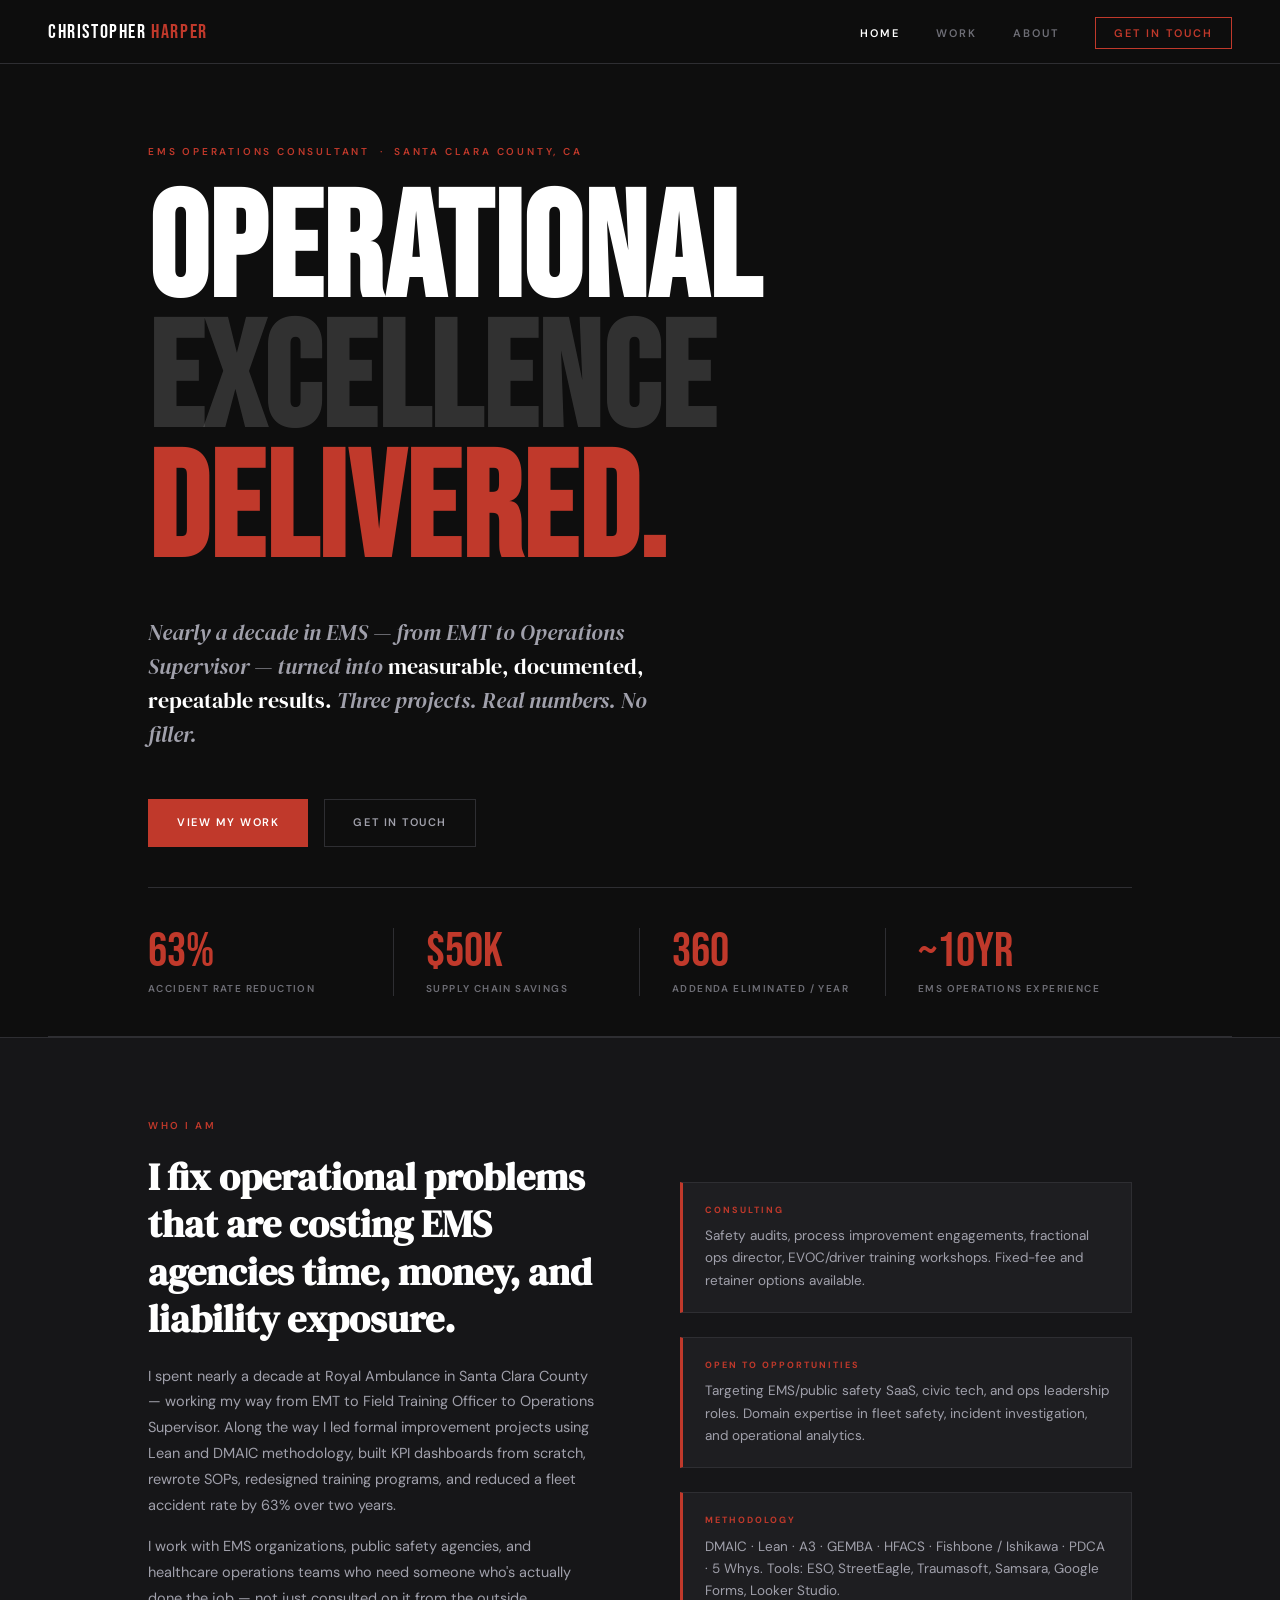
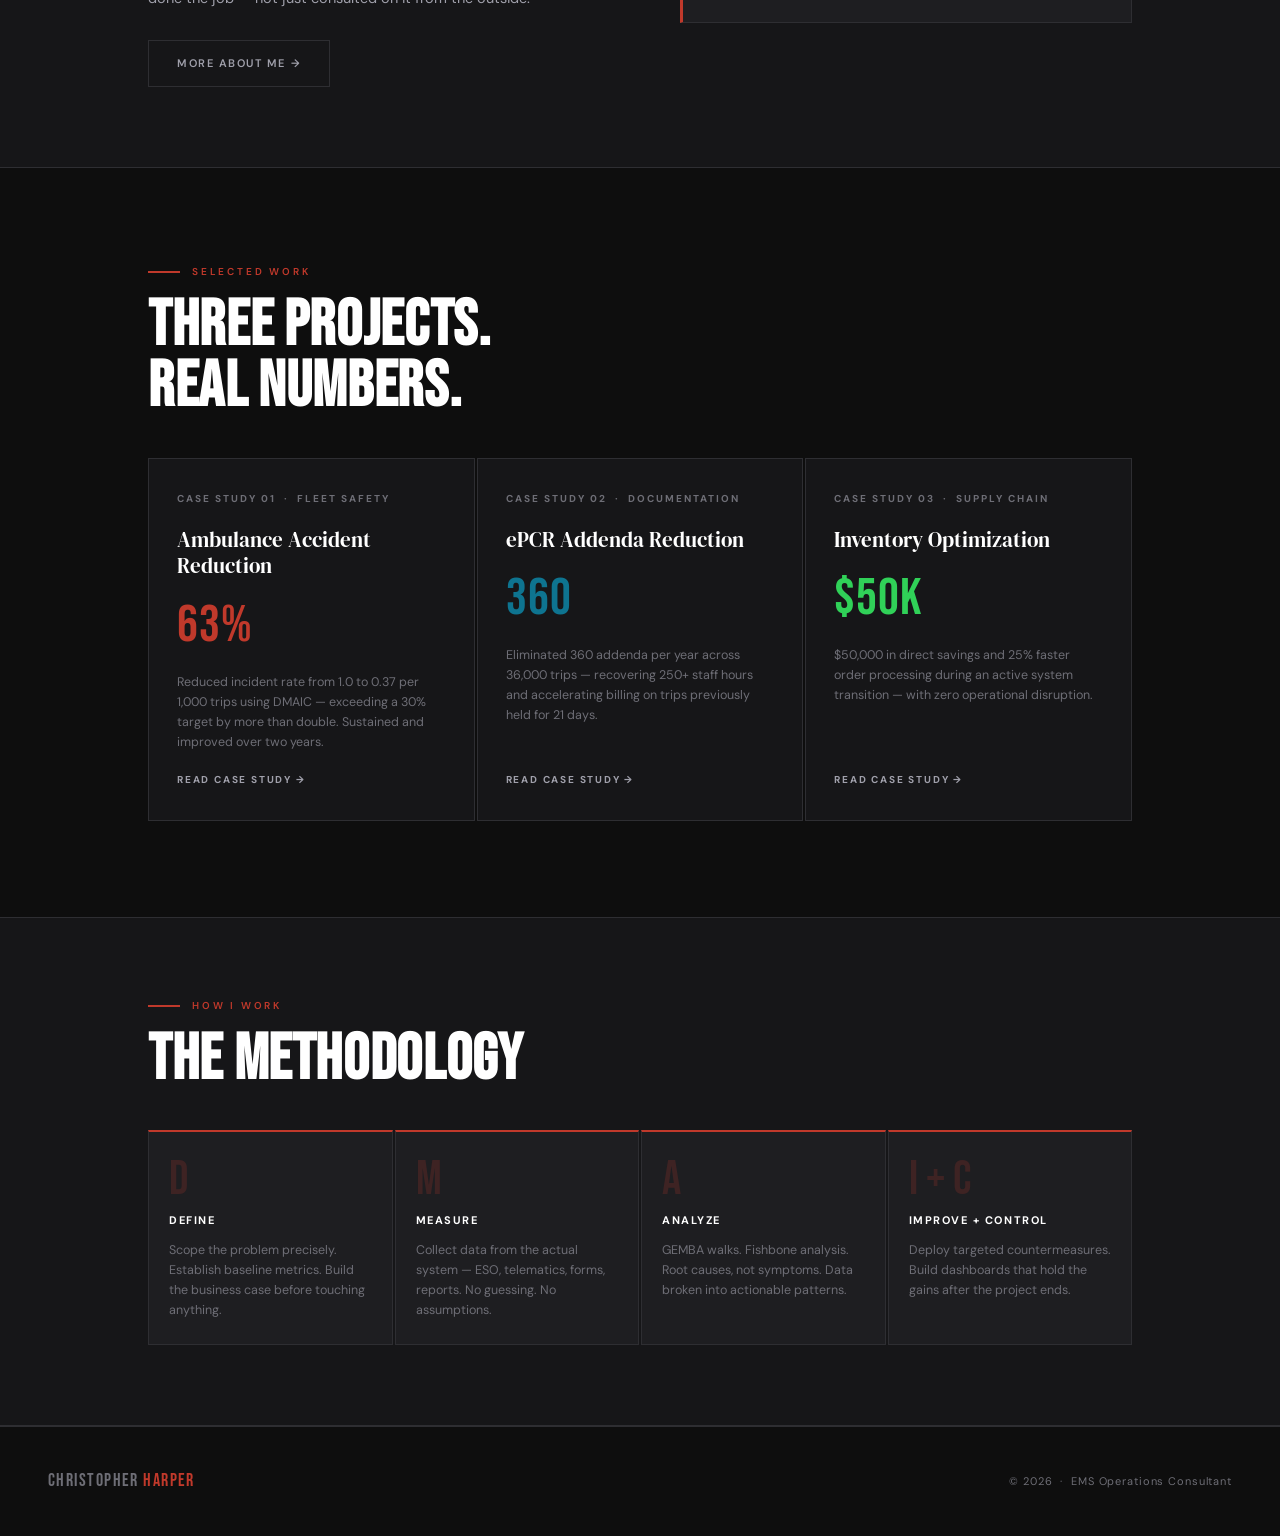
<file: site/index.html>
<!DOCTYPE html>
<html lang="en">
<head>
<meta charset="UTF-8">
<meta name="viewport" content="width=device-width, initial-scale=1.0">
<title>Christopher Harper — EMS Operations Consultant</title>
<meta name="description" content="A decade in EMS operations turned into measurable, repeatable results. Consultant, operator, builder.">
<link rel="stylesheet" href="style.css">
<style>
/* ── Hero ── */
.hero {
  min-height: calc(100vh - var(--nav-h));
  display: grid;
  grid-template-rows: 1fr auto;
  padding: 0 48px;
  max-width: 1080px;
  margin: 0 auto;
  position: relative;
}

.hero-content {
  display: flex;
  flex-direction: column;
  justify-content: center;
  padding: 80px 0 40px;
}

.hero-tag {
  font-size: 10px;
  font-weight: 600;
  letter-spacing: 0.28em;
  text-transform: uppercase;
  color: var(--red);
  margin-bottom: 28px;
  opacity: 0;
  animation: fadeUp 0.6s ease 0.1s both;
}

.hero-h1 {
  font-family: 'Bebas Neue', sans-serif;
  font-size: clamp(72px, 12vw, 148px);
  line-height: 0.88;
  letter-spacing: 0.01em;
  margin-bottom: 0;
  opacity: 0;
  animation: fadeUp 0.7s ease 0.2s both;
}

.hero-h1 .dim { color: rgba(255,255,255,0.15); }
.hero-h1 .accent { color: var(--red); display: block; }

.hero-sub {
  margin-top: 36px;
  font-family: 'DM Serif Display', serif;
  font-style: italic;
  font-size: clamp(16px, 2.2vw, 22px);
  color: var(--soft);
  max-width: 520px;
  line-height: 1.55;
  opacity: 0;
  animation: fadeUp 0.7s ease 0.38s both;
}

.hero-sub strong { color: var(--white); font-style: normal; font-weight: 400; }

.hero-actions {
  display: flex;
  gap: 16px;
  margin-top: 48px;
  opacity: 0;
  animation: fadeUp 0.7s ease 0.52s both;
}

/* ── Stats strip ── */
.stats-strip {
  display: grid;
  grid-template-columns: repeat(4, 1fr);
  border-top: 1px solid var(--border);
  padding: 40px 0;
  opacity: 0;
  animation: fadeUp 0.7s ease 0.66s both;
}

.stats-strip-item {
  padding: 0 32px;
  border-right: 1px solid var(--border);
}
.stats-strip-item:first-child { padding-left: 0; }
.stats-strip-item:last-child { border-right: none; }

.strip-n {
  font-family: 'Bebas Neue', sans-serif;
  font-size: 48px;
  line-height: 1;
  color: var(--red);
  margin-bottom: 6px;
}
.strip-l {
  font-size: 10px;
  font-weight: 600;
  letter-spacing: 0.14em;
  text-transform: uppercase;
  color: var(--muted);
  line-height: 1.4;
}

/* ── Intro band ── */
.intro-band {
  background: var(--surface);
  border-top: 1px solid var(--border);
  border-bottom: 1px solid var(--border);
}

.intro-inner {
  max-width: 1080px;
  margin: 0 auto;
  padding: 80px 48px;
  display: grid;
  grid-template-columns: 1fr 1fr;
  gap: 80px;
  align-items: center;
}

.intro-label {
  font-size: 10px;
  font-weight: 600;
  letter-spacing: 0.25em;
  text-transform: uppercase;
  color: var(--red);
  margin-bottom: 20px;
}

.intro-h2 {
  font-family: 'DM Serif Display', serif;
  font-size: clamp(26px, 3.5vw, 38px);
  line-height: 1.25;
  margin-bottom: 20px;
}

.intro-p {
  font-size: 14.5px;
  line-height: 1.78;
  color: var(--soft);
  margin-bottom: 16px;
}

.intro-right {
  display: flex;
  flex-direction: column;
  gap: 24px;
}

.intro-card {
  background: var(--card);
  border: 1px solid var(--border);
  border-left: 3px solid var(--red);
  padding: 20px 22px;
}

.intro-card-label {
  font-size: 9px;
  font-weight: 700;
  letter-spacing: 0.22em;
  text-transform: uppercase;
  color: var(--red);
  margin-bottom: 8px;
}

.intro-card-text {
  font-size: 13.5px;
  line-height: 1.65;
  color: var(--soft);
}

/* ── Work preview ── */
.work-preview {
  max-width: 1080px;
  margin: 0 auto;
  padding: 96px 48px;
}

.work-grid {
  display: grid;
  grid-template-columns: repeat(3, 1fr);
  gap: 2px;
  margin-top: 40px;
}

.work-card {
  background: var(--surface);
  border: 1px solid var(--border);
  padding: 32px 28px;
  display: flex;
  flex-direction: column;
  gap: 20px;
  transition: border-color 0.2s, transform 0.2s;
  cursor: pointer;
  text-decoration: none;
}
.work-card:hover { border-color: var(--red); transform: translateY(-3px); }

.work-card-num {
  font-size: 10px;
  font-weight: 700;
  letter-spacing: 0.2em;
  text-transform: uppercase;
  color: var(--muted);
}

.work-card-title {
  font-family: 'DM Serif Display', serif;
  font-size: 21px;
  line-height: 1.25;
  color: var(--white);
}

.work-card-stat {
  font-family: 'Bebas Neue', sans-serif;
  font-size: 52px;
  line-height: 1;
  letter-spacing: 0.02em;
}

.work-card:nth-child(1) .work-card-stat { color: var(--red); }
.work-card:nth-child(2) .work-card-stat { color: var(--teal); }
.work-card:nth-child(3) .work-card-stat { color: var(--green); }

.work-card-desc {
  font-size: 12.5px;
  line-height: 1.6;
  color: var(--muted);
  flex: 1;
}

.work-card-link {
  font-size: 10px;
  font-weight: 700;
  letter-spacing: 0.18em;
  text-transform: uppercase;
  color: var(--soft);
  display: flex;
  align-items: center;
  gap: 8px;
  transition: color 0.2s;
}
.work-card:hover .work-card-link { color: var(--white); }

/* ── Approach strip ── */
.approach-strip {
  background: var(--surface);
  border-top: 1px solid var(--border);
  border-bottom: 1px solid var(--border);
}

.approach-inner {
  max-width: 1080px;
  margin: 0 auto;
  padding: 80px 48px;
}

.approach-grid {
  display: grid;
  grid-template-columns: repeat(4, 1fr);
  gap: 2px;
  margin-top: 40px;
}

.approach-item {
  background: var(--card);
  border: 1px solid var(--border);
  border-top: 2px solid var(--red);
  padding: 24px 20px;
}

.approach-letter {
  font-family: 'Bebas Neue', sans-serif;
  font-size: 48px;
  color: rgba(192,57,43,0.2);
  line-height: 1;
  margin-bottom: 8px;
}

.approach-name {
  font-size: 11px;
  font-weight: 700;
  letter-spacing: 0.14em;
  text-transform: uppercase;
  color: var(--white);
  margin-bottom: 10px;
}

.approach-desc {
  font-size: 12.5px;
  line-height: 1.6;
  color: var(--muted);
}

@media (max-width: 900px) {
  .hero { padding: 0 24px; }
  .stats-strip { grid-template-columns: 1fr 1fr; gap: 24px; padding: 32px 0; }
  .stats-strip-item { border-right: none; padding: 0; }
  .intro-inner { grid-template-columns: 1fr; gap: 40px; padding: 64px 24px; }
  .work-preview { padding: 64px 24px; }
  .work-grid { grid-template-columns: 1fr; }
  .approach-inner { padding: 64px 24px; }
  .approach-grid { grid-template-columns: 1fr 1fr; }
  .hero-actions { flex-direction: column; }
}
</style>
</head>
<body>

<nav class="nav">
  <div class="nav-logo">Christopher <span>Harper</span></div>
  <ul class="nav-links">
    <li><a href="index.html" class="active">Home</a></li>
    <li><a href="work.html">Work</a></li>
    <li><a href="about.html">About</a></li>
    <li><a href="contact.html" class="nav-cta">Get in Touch</a></li>
  </ul>
  <div class="nav-hamburger" onclick="this.parentElement.querySelector('.nav-links').classList.toggle('open')">
    <span></span><span></span><span></span>
  </div>
</nav>

<div class="page-wrap">

  <!-- Hero -->
  <div style="max-width:1080px; margin:0 auto; padding: 0 48px; position:relative;">
    <div class="hero-content">
      <div class="hero-tag">EMS Operations Consultant &nbsp;·&nbsp; Santa Clara County, CA</div>
      <h1 class="hero-h1">
        OPERATIONAL<br>
        <span class="dim">EXCELLENCE</span><br>
        <span class="accent">DELIVERED.</span>
      </h1>
      <p class="hero-sub">
        Nearly a decade in EMS — from EMT to Operations Supervisor —
        turned into <strong>measurable, documented, repeatable results.</strong>
        Three projects. Real numbers. No filler.
      </p>
      <div class="hero-actions">
        <a href="work.html" class="btn btn-primary">View My Work</a>
        <a href="contact.html" class="btn">Get in Touch</a>
      </div>
    </div>

    <div class="stats-strip">
      <div class="stats-strip-item">
        <div class="strip-n">63%</div>
        <div class="strip-l">Accident Rate Reduction</div>
      </div>
      <div class="stats-strip-item">
        <div class="strip-n">$50K</div>
        <div class="strip-l">Supply Chain Savings</div>
      </div>
      <div class="stats-strip-item">
        <div class="strip-n">360</div>
        <div class="strip-l">Addenda Eliminated / Year</div>
      </div>
      <div class="stats-strip-item">
        <div class="strip-n">~10yr</div>
        <div class="strip-l">EMS Operations Experience</div>
      </div>
    </div>
  </div>

  <hr class="rule">

  <!-- Intro band -->
  <div class="intro-band">
    <div class="intro-inner">
      <div>
        <div class="intro-label">Who I Am</div>
        <h2 class="intro-h2">I fix operational problems that are costing EMS agencies time, money, and liability exposure.</h2>
        <p class="intro-p">I spent nearly a decade at Royal Ambulance in Santa Clara County — working my way from EMT to Field Training Officer to Operations Supervisor. Along the way I led formal improvement projects using Lean and DMAIC methodology, built KPI dashboards from scratch, rewrote SOPs, redesigned training programs, and reduced a fleet accident rate by 63% over two years.</p>
        <p class="intro-p">I work with EMS organizations, public safety agencies, and healthcare operations teams who need someone who's actually done the job — not just consulted on it from the outside.</p>
        <div style="margin-top:28px;">
          <a href="about.html" class="btn">More About Me →</a>
        </div>
      </div>
      <div class="intro-right">
        <div class="intro-card">
          <div class="intro-card-label">Consulting</div>
          <div class="intro-card-text">Safety audits, process improvement engagements, fractional ops director, EVOC/driver training workshops. Fixed-fee and retainer options available.</div>
        </div>
        <div class="intro-card">
          <div class="intro-card-label">Open to Opportunities</div>
          <div class="intro-card-text">Targeting EMS/public safety SaaS, civic tech, and ops leadership roles. Domain expertise in fleet safety, incident investigation, and operational analytics.</div>
        </div>
        <div class="intro-card">
          <div class="intro-card-label">Methodology</div>
          <div class="intro-card-text">DMAIC · Lean · A3 · GEMBA · HFACS · Fishbone / Ishikawa · PDCA · 5 Whys. Tools: ESO, StreetEagle, Traumasoft, Samsara, Google Forms, Looker Studio.</div>
        </div>
      </div>
    </div>
  </div>

  <!-- Work preview -->
  <div class="work-preview">
    <div class="eyebrow">Selected Work</div>
    <h2 class="section-title">THREE PROJECTS.<br>REAL NUMBERS.</h2>
    <div class="work-grid">
      <a href="work.html#accidents" class="work-card">
        <div class="work-card-num">Case Study 01 &nbsp;·&nbsp; Fleet Safety</div>
        <div class="work-card-title">Ambulance Accident Reduction</div>
        <div class="work-card-stat">63%</div>
        <div class="work-card-desc">Reduced incident rate from 1.0 to 0.37 per 1,000 trips using DMAIC — exceeding a 30% target by more than double. Sustained and improved over two years.</div>
        <div class="work-card-link">Read Case Study →</div>
      </a>
      <a href="work.html#docs" class="work-card">
        <div class="work-card-num">Case Study 02 &nbsp;·&nbsp; Documentation</div>
        <div class="work-card-title">ePCR Addenda Reduction</div>
        <div class="work-card-stat">360</div>
        <div class="work-card-desc">Eliminated 360 addenda per year across 36,000 trips — recovering 250+ staff hours and accelerating billing on trips previously held for 21 days.</div>
        <div class="work-card-link">Read Case Study →</div>
      </a>
      <a href="work.html#supply" class="work-card">
        <div class="work-card-num">Case Study 03 &nbsp;·&nbsp; Supply Chain</div>
        <div class="work-card-title">Inventory Optimization</div>
        <div class="work-card-stat">$50K</div>
        <div class="work-card-desc">$50,000 in direct savings and 25% faster order processing during an active system transition — with zero operational disruption.</div>
        <div class="work-card-link">Read Case Study →</div>
      </a>
    </div>
  </div>

  <!-- Approach -->
  <div class="approach-strip">
    <div class="approach-inner">
      <div class="eyebrow">How I Work</div>
      <h2 class="section-title">THE METHODOLOGY</h2>
      <div class="approach-grid">
        <div class="approach-item">
          <div class="approach-letter">D</div>
          <div class="approach-name">Define</div>
          <div class="approach-desc">Scope the problem precisely. Establish baseline metrics. Build the business case before touching anything.</div>
        </div>
        <div class="approach-item">
          <div class="approach-letter">M</div>
          <div class="approach-name">Measure</div>
          <div class="approach-desc">Collect data from the actual system — ESO, telematics, forms, reports. No guessing. No assumptions.</div>
        </div>
        <div class="approach-item">
          <div class="approach-letter">A</div>
          <div class="approach-name">Analyze</div>
          <div class="approach-desc">GEMBA walks. Fishbone analysis. Root causes, not symptoms. Data broken into actionable patterns.</div>
        </div>
        <div class="approach-item">
          <div class="approach-letter">I + C</div>
          <div class="approach-name">Improve + Control</div>
          <div class="approach-desc">Deploy targeted countermeasures. Build dashboards that hold the gains after the project ends.</div>
        </div>
      </div>
    </div>
  </div>

  <!-- Footer -->
  <footer class="footer">
    <div class="footer-logo">Christopher <span>Harper</span></div>
    <div class="footer-copy">© 2026 &nbsp;·&nbsp; EMS Operations Consultant</div>
  </footer>

</div>
</body>
</html>
</file>
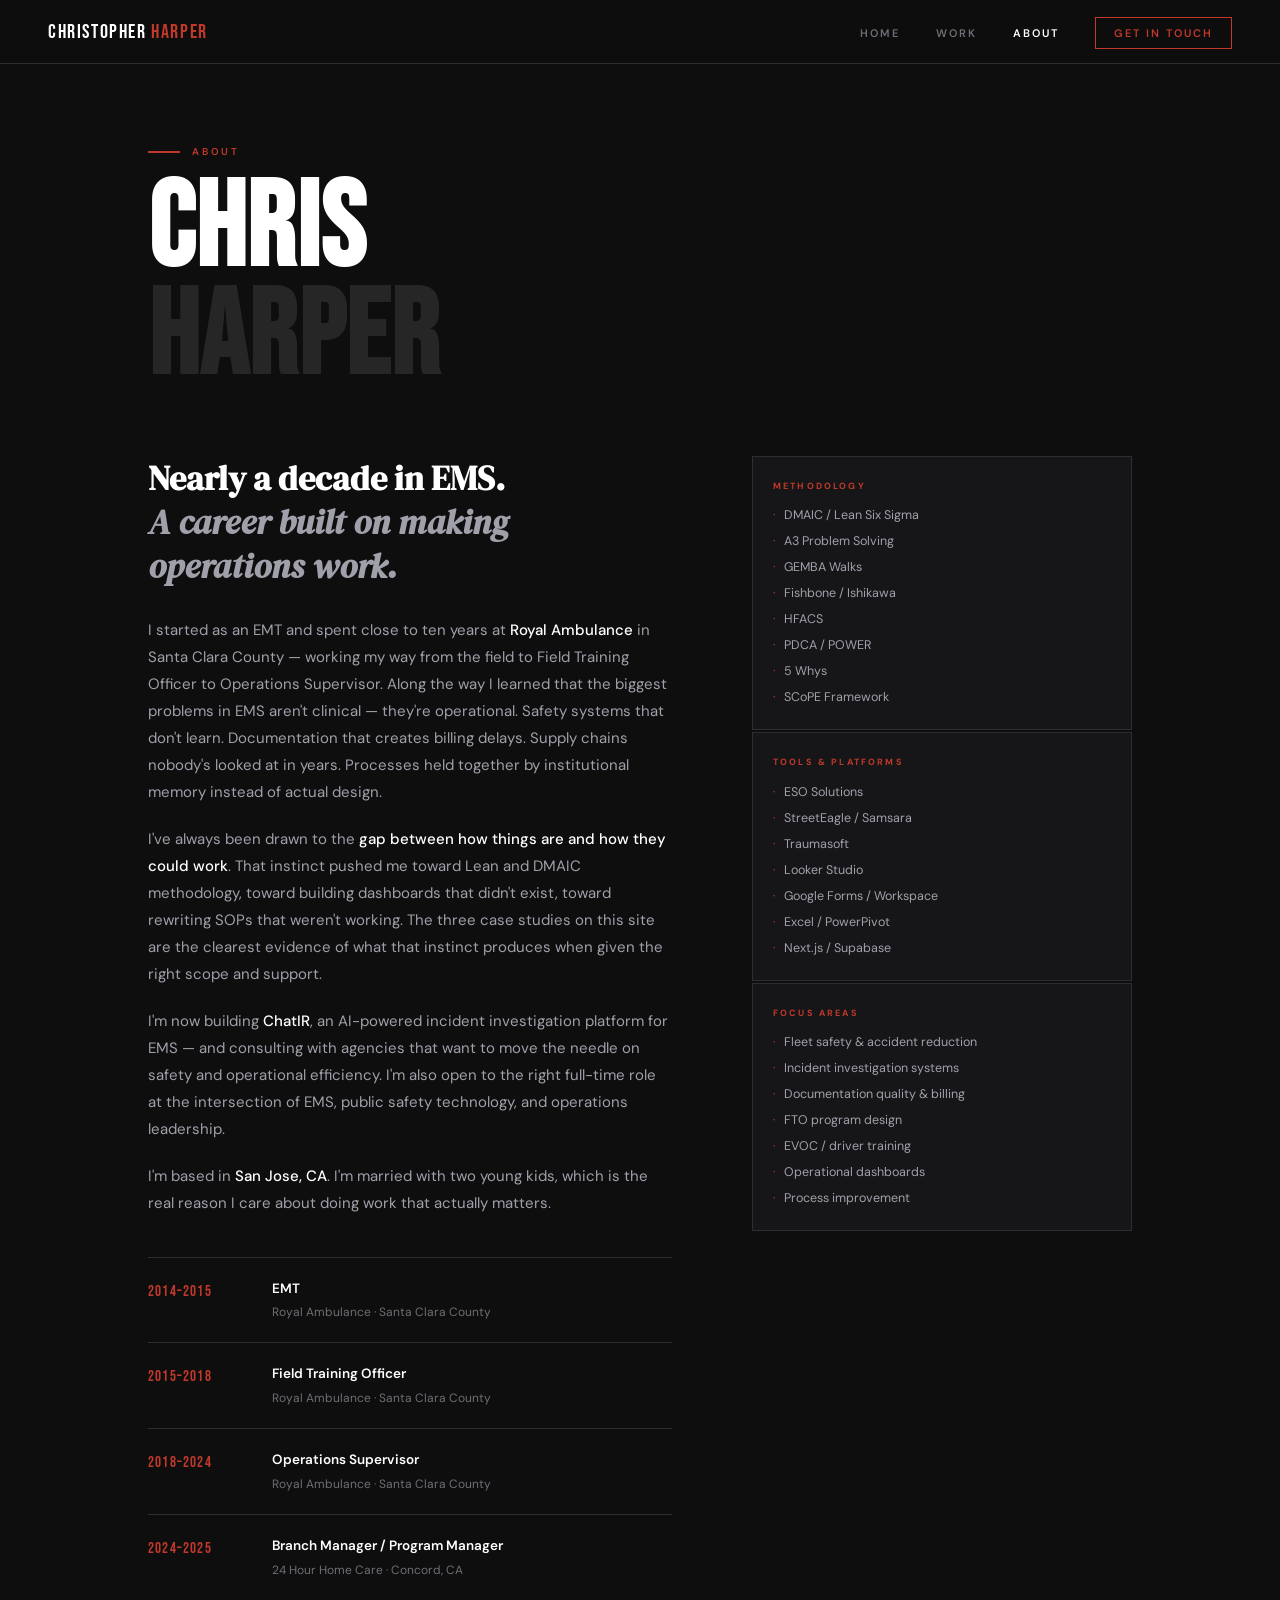
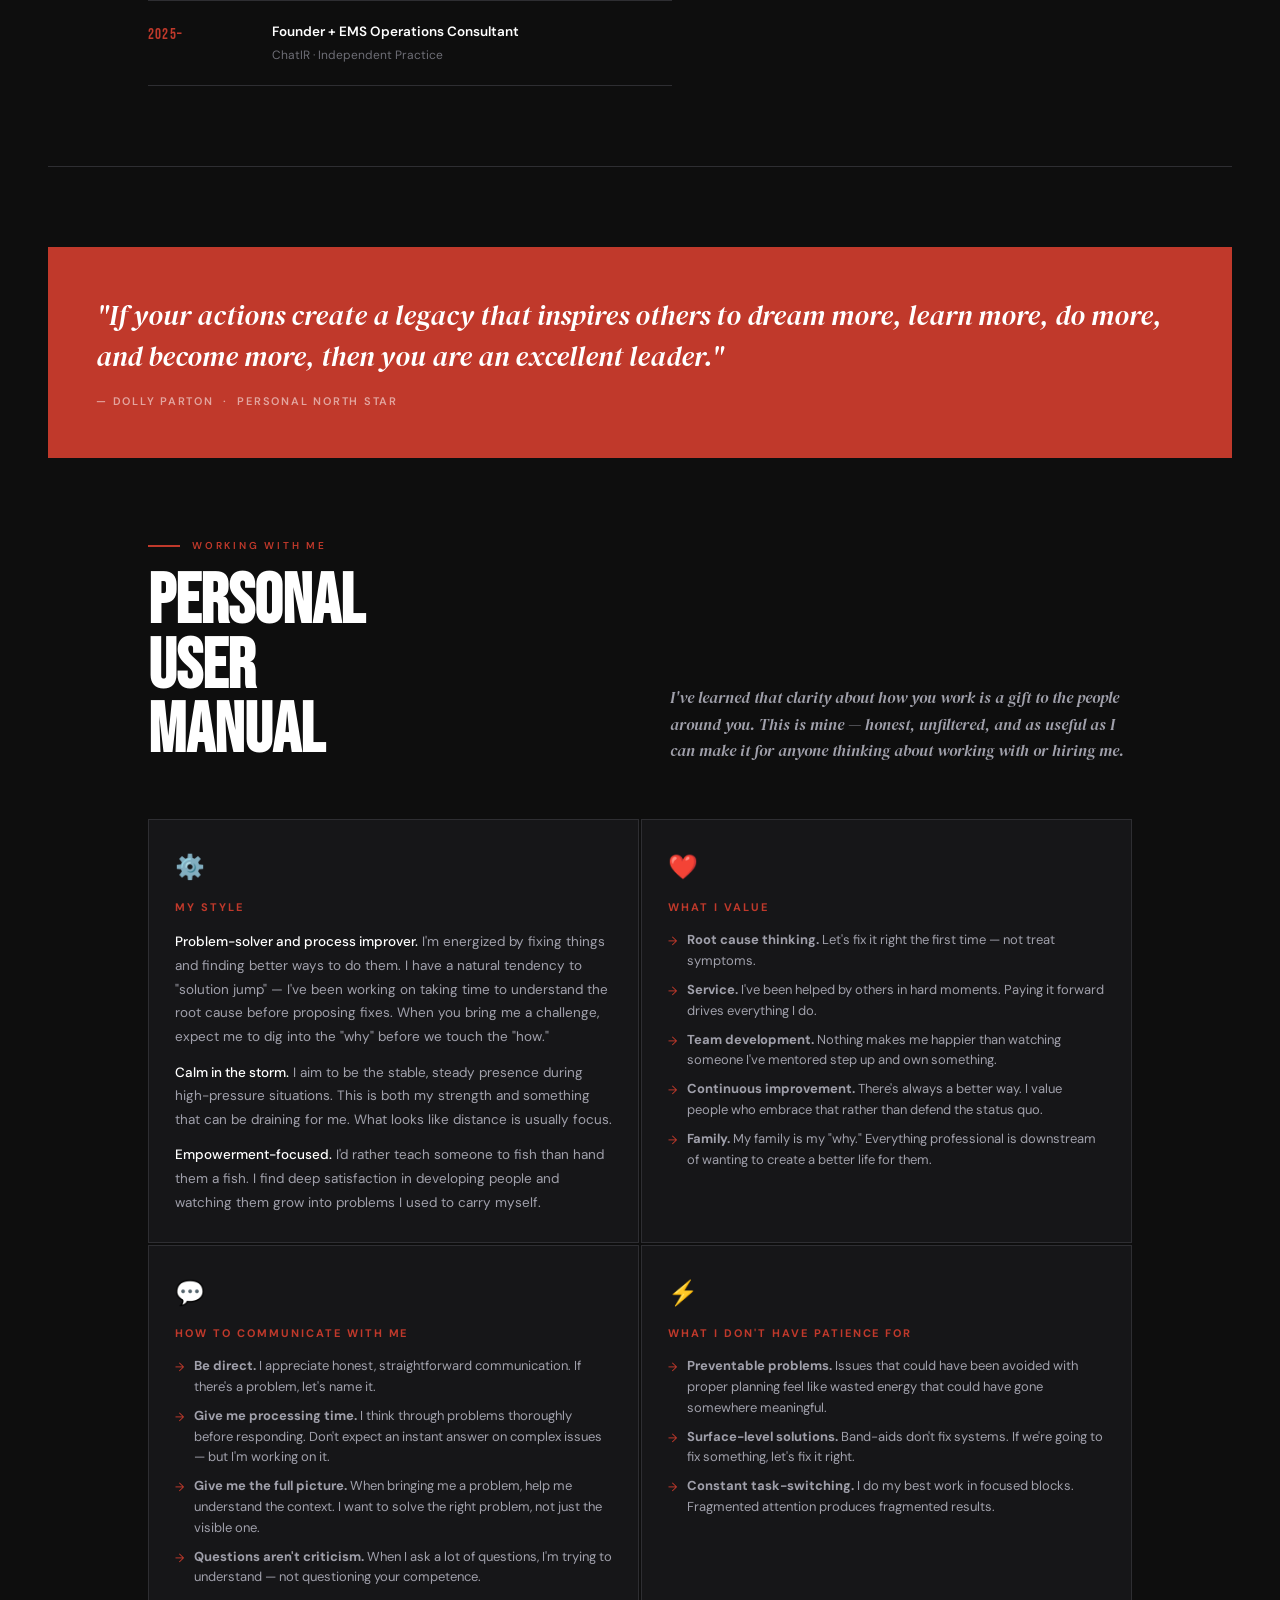
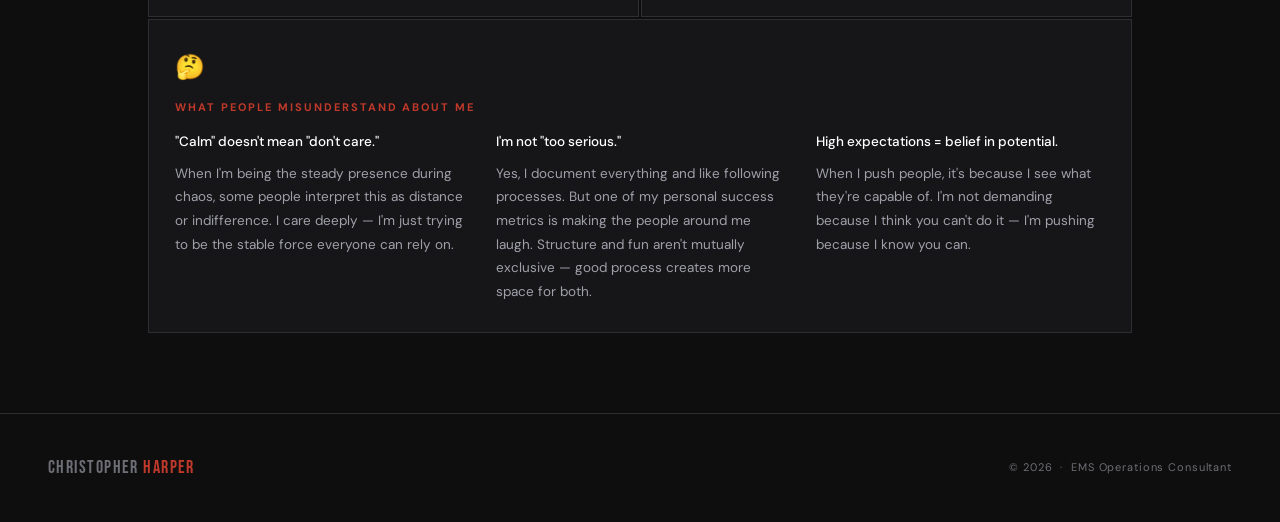
<file: site/about.html>
<!DOCTYPE html>
<html lang="en">
<head>
<meta charset="UTF-8">
<meta name="viewport" content="width=device-width, initial-scale=1.0">
<title>About — Christopher Harper</title>
<meta name="description" content="Nearly a decade in EMS operations. EMT, FTO, Operations Supervisor. Builder, process improver, and self-described calm in the storm.">
<link rel="stylesheet" href="style.css">
<style>
/* ── Page hero ── */
.page-hero {
  padding: 80px 48px 0;
  max-width: 1080px;
  margin: 0 auto;
}

.page-hero h1 {
  font-family: 'Bebas Neue', sans-serif;
  font-size: clamp(64px, 10vw, 120px);
  line-height: 0.9;
  letter-spacing: 0.01em;
  margin-bottom: 0;
}
.page-hero h1 .dim { color: rgba(255,255,255,0.1); }

/* ── Bio section ── */
.bio-section {
  max-width: 1080px;
  margin: 0 auto;
  padding: 64px 48px 80px;
  display: grid;
  grid-template-columns: 1fr 380px;
  gap: 80px;
  align-items: start;
}

.bio-main h2 {
  font-family: 'DM Serif Display', serif;
  font-size: clamp(24px, 3vw, 34px);
  line-height: 1.3;
  margin-bottom: 28px;
}

.bio-main h2 em { font-style: italic; color: var(--soft); }

.bio-p {
  font-size: 15px;
  line-height: 1.8;
  color: var(--soft);
  margin-bottom: 20px;
}

.bio-p strong { color: var(--white); font-weight: 500; }

.timeline {
  margin-top: 40px;
  display: flex;
  flex-direction: column;
  gap: 0;
}

.tl-item {
  display: grid;
  grid-template-columns: 100px 1fr;
  gap: 24px;
  padding: 20px 0;
  border-top: 1px solid var(--border);
}
.tl-item:last-child { border-bottom: 1px solid var(--border); }

.tl-year {
  font-family: 'Bebas Neue', sans-serif;
  font-size: 15px;
  letter-spacing: 0.08em;
  color: var(--red);
  padding-top: 2px;
}

.tl-role {
  font-size: 13.5px;
  font-weight: 600;
  color: var(--white);
  margin-bottom: 4px;
}
.tl-org { font-size: 12px; color: var(--muted); }

/* Sidebar */
.bio-sidebar {
  display: flex;
  flex-direction: column;
  gap: 2px;
  position: sticky;
  top: calc(var(--nav-h) + 24px);
}

.sidebar-card {
  background: var(--surface);
  border: 1px solid var(--border);
  padding: 22px 20px;
}

.sidebar-label {
  font-size: 9px;
  font-weight: 700;
  letter-spacing: 0.24em;
  text-transform: uppercase;
  color: var(--red);
  margin-bottom: 12px;
}

.sidebar-list {
  list-style: none;
  display: flex;
  flex-direction: column;
  gap: 6px;
}

.sidebar-list li {
  font-size: 12.5px;
  color: var(--soft);
  display: flex;
  align-items: baseline;
  gap: 8px;
}

.sidebar-list li::before {
  content: '·';
  color: var(--red);
  flex-shrink: 0;
}

/* ── Divider ── */
.section-divider {
  border: none;
  border-top: 1px solid var(--border);
  margin: 0 48px;
}

/* ── PUM Section ── */
.pum-section {
  max-width: 1080px;
  margin: 0 auto;
  padding: 80px 48px;
}

.pum-intro {
  display: grid;
  grid-template-columns: 1fr 1fr;
  gap: 60px;
  align-items: end;
  margin-bottom: 56px;
}

.pum-intro h2 {
  font-family: 'Bebas Neue', sans-serif;
  font-size: clamp(40px, 6vw, 70px);
  line-height: 0.92;
}

.pum-intro p {
  font-family: 'DM Serif Display', serif;
  font-style: italic;
  font-size: 16px;
  line-height: 1.65;
  color: var(--soft);
}

/* PUM grid */
.pum-grid {
  display: grid;
  grid-template-columns: 1fr 1fr;
  gap: 2px;
}

.pum-card {
  background: var(--surface);
  border: 1px solid var(--border);
  padding: 28px 26px;
}

.pum-card.full { grid-column: 1 / -1; }

.pum-card-icon {
  font-size: 24px;
  margin-bottom: 12px;
}

.pum-card-title {
  font-size: 11px;
  font-weight: 700;
  letter-spacing: 0.18em;
  text-transform: uppercase;
  color: var(--red);
  margin-bottom: 14px;
}

.pum-card-body {
  font-size: 13.5px;
  line-height: 1.75;
  color: var(--soft);
}

.pum-card-body strong { color: var(--white); font-weight: 500; }

.pum-card-list {
  list-style: none;
  display: flex;
  flex-direction: column;
  gap: 8px;
  margin-top: 10px;
}

.pum-card-list li {
  font-size: 13px;
  color: var(--soft);
  display: grid;
  grid-template-columns: auto 1fr;
  gap: 10px;
}

.pum-card-list li::before {
  content: '→';
  color: var(--red);
  font-size: 12px;
  margin-top: 2px;
}

/* Quote block */
.quote-block {
  background: var(--red);
  padding: 48px;
  margin: 0 48px;
}

.quote-text {
  font-family: 'DM Serif Display', serif;
  font-style: italic;
  font-size: clamp(20px, 3vw, 28px);
  line-height: 1.45;
  color: #fff;
  margin-bottom: 16px;
}

.quote-attr {
  font-size: 11px;
  font-weight: 600;
  letter-spacing: 0.16em;
  text-transform: uppercase;
  color: rgba(255,255,255,0.55);
}

@media (max-width: 768px) {
  .page-hero { padding: 60px 24px 0; }
  .bio-section { grid-template-columns: 1fr; gap: 48px; padding: 48px 24px 64px; }
  .bio-sidebar { position: static; }
  .tl-item { grid-template-columns: 80px 1fr; }
  .pum-section { padding: 64px 24px; }
  .pum-intro { grid-template-columns: 1fr; gap: 24px; }
  .pum-grid { grid-template-columns: 1fr; }
  .pum-card.full { grid-column: 1; }
  .quote-block { margin: 0 24px; padding: 36px 28px; }
  .section-divider { margin: 0 24px; }
}
</style>
</head>
<body>

<nav class="nav">
  <div class="nav-logo">Christopher <span>Harper</span></div>
  <ul class="nav-links">
    <li><a href="index.html">Home</a></li>
    <li><a href="work.html">Work</a></li>
    <li><a href="about.html" class="active">About</a></li>
    <li><a href="contact.html" class="nav-cta">Get in Touch</a></li>
  </ul>
  <div class="nav-hamburger" onclick="this.parentElement.querySelector('.nav-links').classList.toggle('open')">
    <span></span><span></span><span></span>
  </div>
</nav>

<div class="page-wrap">

  <div class="page-hero fade-up">
    <div class="eyebrow">About</div>
    <h1>CHRIS<br><span class="dim">HARPER</span></h1>
  </div>

  <!-- Bio -->
  <div class="bio-section">
    <div class="bio-main">
      <h2>Nearly a decade in EMS.<br><em>A career built on making operations work.</em></h2>

      <p class="bio-p">I started as an EMT and spent close to ten years at <strong>Royal Ambulance</strong> in Santa Clara County — working my way from the field to Field Training Officer to Operations Supervisor. Along the way I learned that the biggest problems in EMS aren't clinical — they're operational. Safety systems that don't learn. Documentation that creates billing delays. Supply chains nobody's looked at in years. Processes held together by institutional memory instead of actual design.</p>

      <p class="bio-p">I've always been drawn to the <strong>gap between how things are and how they could work</strong>. That instinct pushed me toward Lean and DMAIC methodology, toward building dashboards that didn't exist, toward rewriting SOPs that weren't working. The three case studies on this site are the clearest evidence of what that instinct produces when given the right scope and support.</p>

      <p class="bio-p">I'm now building <strong>ChatIR</strong>, an AI-powered incident investigation platform for EMS — and consulting with agencies that want to move the needle on safety and operational efficiency. I'm also open to the right full-time role at the intersection of EMS, public safety technology, and operations leadership.</p>

      <p class="bio-p">I'm based in <strong>San Jose, CA</strong>. I'm married with two young kids, which is the real reason I care about doing work that actually matters.</p>

      <div class="timeline">
        <div class="tl-item">
          <div class="tl-year">2014–2015</div>
          <div>
            <div class="tl-role">EMT</div>
            <div class="tl-org">Royal Ambulance · Santa Clara County</div>
          </div>
        </div>
        <div class="tl-item">
          <div class="tl-year">2015–2018</div>
          <div>
            <div class="tl-role">Field Training Officer</div>
            <div class="tl-org">Royal Ambulance · Santa Clara County</div>
          </div>
        </div>
        <div class="tl-item">
          <div class="tl-year">2018–2024</div>
          <div>
            <div class="tl-role">Operations Supervisor</div>
            <div class="tl-org">Royal Ambulance · Santa Clara County</div>
          </div>
        </div>
        <div class="tl-item">
          <div class="tl-year">2024–2025</div>
          <div>
            <div class="tl-role">Branch Manager / Program Manager</div>
            <div class="tl-org">24 Hour Home Care · Concord, CA</div>
          </div>
        </div>
        <div class="tl-item">
          <div class="tl-year">2025–</div>
          <div>
            <div class="tl-role">Founder + EMS Operations Consultant</div>
            <div class="tl-org">ChatIR · Independent Practice</div>
          </div>
        </div>
      </div>
    </div>

    <div class="bio-sidebar">
      <div class="sidebar-card">
        <div class="sidebar-label">Methodology</div>
        <ul class="sidebar-list">
          <li>DMAIC / Lean Six Sigma</li>
          <li>A3 Problem Solving</li>
          <li>GEMBA Walks</li>
          <li>Fishbone / Ishikawa</li>
          <li>HFACS</li>
          <li>PDCA / POWER</li>
          <li>5 Whys</li>
          <li>SCoPE Framework</li>
        </ul>
      </div>
      <div class="sidebar-card">
        <div class="sidebar-label">Tools &amp; Platforms</div>
        <ul class="sidebar-list">
          <li>ESO Solutions</li>
          <li>StreetEagle / Samsara</li>
          <li>Traumasoft</li>
          <li>Looker Studio</li>
          <li>Google Forms / Workspace</li>
          <li>Excel / PowerPivot</li>
          <li>Next.js / Supabase</li>
        </ul>
      </div>
      <div class="sidebar-card">
        <div class="sidebar-label">Focus Areas</div>
        <ul class="sidebar-list">
          <li>Fleet safety &amp; accident reduction</li>
          <li>Incident investigation systems</li>
          <li>Documentation quality &amp; billing</li>
          <li>FTO program design</li>
          <li>EVOC / driver training</li>
          <li>Operational dashboards</li>
          <li>Process improvement</li>
        </ul>
      </div>
    </div>
  </div>

  <hr class="section-divider">

  <!-- Quote -->
  <div class="quote-block" style="margin-top: 80px;">
    <div class="quote-text">"If your actions create a legacy that inspires others to dream more, learn more, do more, and become more, then you are an excellent leader."</div>
    <div class="quote-attr">— Dolly Parton &nbsp;·&nbsp; Personal north star</div>
  </div>

  <!-- Personal User Manual -->
  <div class="pum-section">
    <div class="pum-intro">
      <div>
        <div class="eyebrow">Working With Me</div>
        <h2>PERSONAL<br>USER<br>MANUAL</h2>
      </div>
      <p>I've learned that clarity about how you work is a gift to the people around you. This is mine — honest, unfiltered, and as useful as I can make it for anyone thinking about working with or hiring me.</p>
    </div>

    <div class="pum-grid">
      <div class="pum-card">
        <div class="pum-card-icon">⚙️</div>
        <div class="pum-card-title">My Style</div>
        <div class="pum-card-body">
          <p><strong>Problem-solver and process improver.</strong> I'm energized by fixing things and finding better ways to do them. I have a natural tendency to "solution jump" — I've been working on taking time to understand the root cause before proposing fixes. When you bring me a challenge, expect me to dig into the "why" before we touch the "how."</p>
          <p style="margin-top:12px;"><strong>Calm in the storm.</strong> I aim to be the stable, steady presence during high-pressure situations. This is both my strength and something that can be draining for me. What looks like distance is usually focus.</p>
          <p style="margin-top:12px;"><strong>Empowerment-focused.</strong> I'd rather teach someone to fish than hand them a fish. I find deep satisfaction in developing people and watching them grow into problems I used to carry myself.</p>
        </div>
      </div>

      <div class="pum-card">
        <div class="pum-card-icon">❤️</div>
        <div class="pum-card-title">What I Value</div>
        <ul class="pum-card-list">
          <li><span><strong>Root cause thinking.</strong> Let's fix it right the first time — not treat symptoms.</span></li>
          <li><span><strong>Service.</strong> I've been helped by others in hard moments. Paying it forward drives everything I do.</span></li>
          <li><span><strong>Team development.</strong> Nothing makes me happier than watching someone I've mentored step up and own something.</span></li>
          <li><span><strong>Continuous improvement.</strong> There's always a better way. I value people who embrace that rather than defend the status quo.</span></li>
          <li><span><strong>Family.</strong> My family is my "why." Everything professional is downstream of wanting to create a better life for them.</span></li>
        </ul>
      </div>

      <div class="pum-card">
        <div class="pum-card-icon">💬</div>
        <div class="pum-card-title">How to Communicate With Me</div>
        <ul class="pum-card-list">
          <li><span><strong>Be direct.</strong> I appreciate honest, straightforward communication. If there's a problem, let's name it.</span></li>
          <li><span><strong>Give me processing time.</strong> I think through problems thoroughly before responding. Don't expect an instant answer on complex issues — but I'm working on it.</span></li>
          <li><span><strong>Give me the full picture.</strong> When bringing me a problem, help me understand the context. I want to solve the right problem, not just the visible one.</span></li>
          <li><span><strong>Questions aren't criticism.</strong> When I ask a lot of questions, I'm trying to understand — not questioning your competence.</span></li>
        </ul>
      </div>

      <div class="pum-card">
        <div class="pum-card-icon">⚡</div>
        <div class="pum-card-title">What I Don't Have Patience For</div>
        <ul class="pum-card-list">
          <li><span><strong>Preventable problems.</strong> Issues that could have been avoided with proper planning feel like wasted energy that could have gone somewhere meaningful.</span></li>
          <li><span><strong>Surface-level solutions.</strong> Band-aids don't fix systems. If we're going to fix something, let's fix it right.</span></li>
          <li><span><strong>Constant task-switching.</strong> I do my best work in focused blocks. Fragmented attention produces fragmented results.</span></li>
        </ul>
      </div>

      <div class="pum-card full">
        <div class="pum-card-icon">🤔</div>
        <div class="pum-card-title">What People Misunderstand About Me</div>
        <div class="pum-card-body" style="display: grid; grid-template-columns: 1fr 1fr 1fr; gap: 32px;">
          <div>
            <strong style="color:var(--white); display:block; margin-bottom:8px;">"Calm" doesn't mean "don't care."</strong>
            When I'm being the steady presence during chaos, some people interpret this as distance or indifference. I care deeply — I'm just trying to be the stable force everyone can rely on.
          </div>
          <div>
            <strong style="color:var(--white); display:block; margin-bottom:8px;">I'm not "too serious."</strong>
            Yes, I document everything and like following processes. But one of my personal success metrics is making the people around me laugh. Structure and fun aren't mutually exclusive — good process creates more space for both.
          </div>
          <div>
            <strong style="color:var(--white); display:block; margin-bottom:8px;">High expectations = belief in potential.</strong>
            When I push people, it's because I see what they're capable of. I'm not demanding because I think you can't do it — I'm pushing because I know you can.
          </div>
        </div>
      </div>
    </div>
  </div>

  <!-- Footer -->
  <footer class="footer">
    <div class="footer-logo">Christopher <span>Harper</span></div>
    <div class="footer-copy">© 2026 &nbsp;·&nbsp; EMS Operations Consultant</div>
  </footer>

</div>
</body>
</html>
</file>
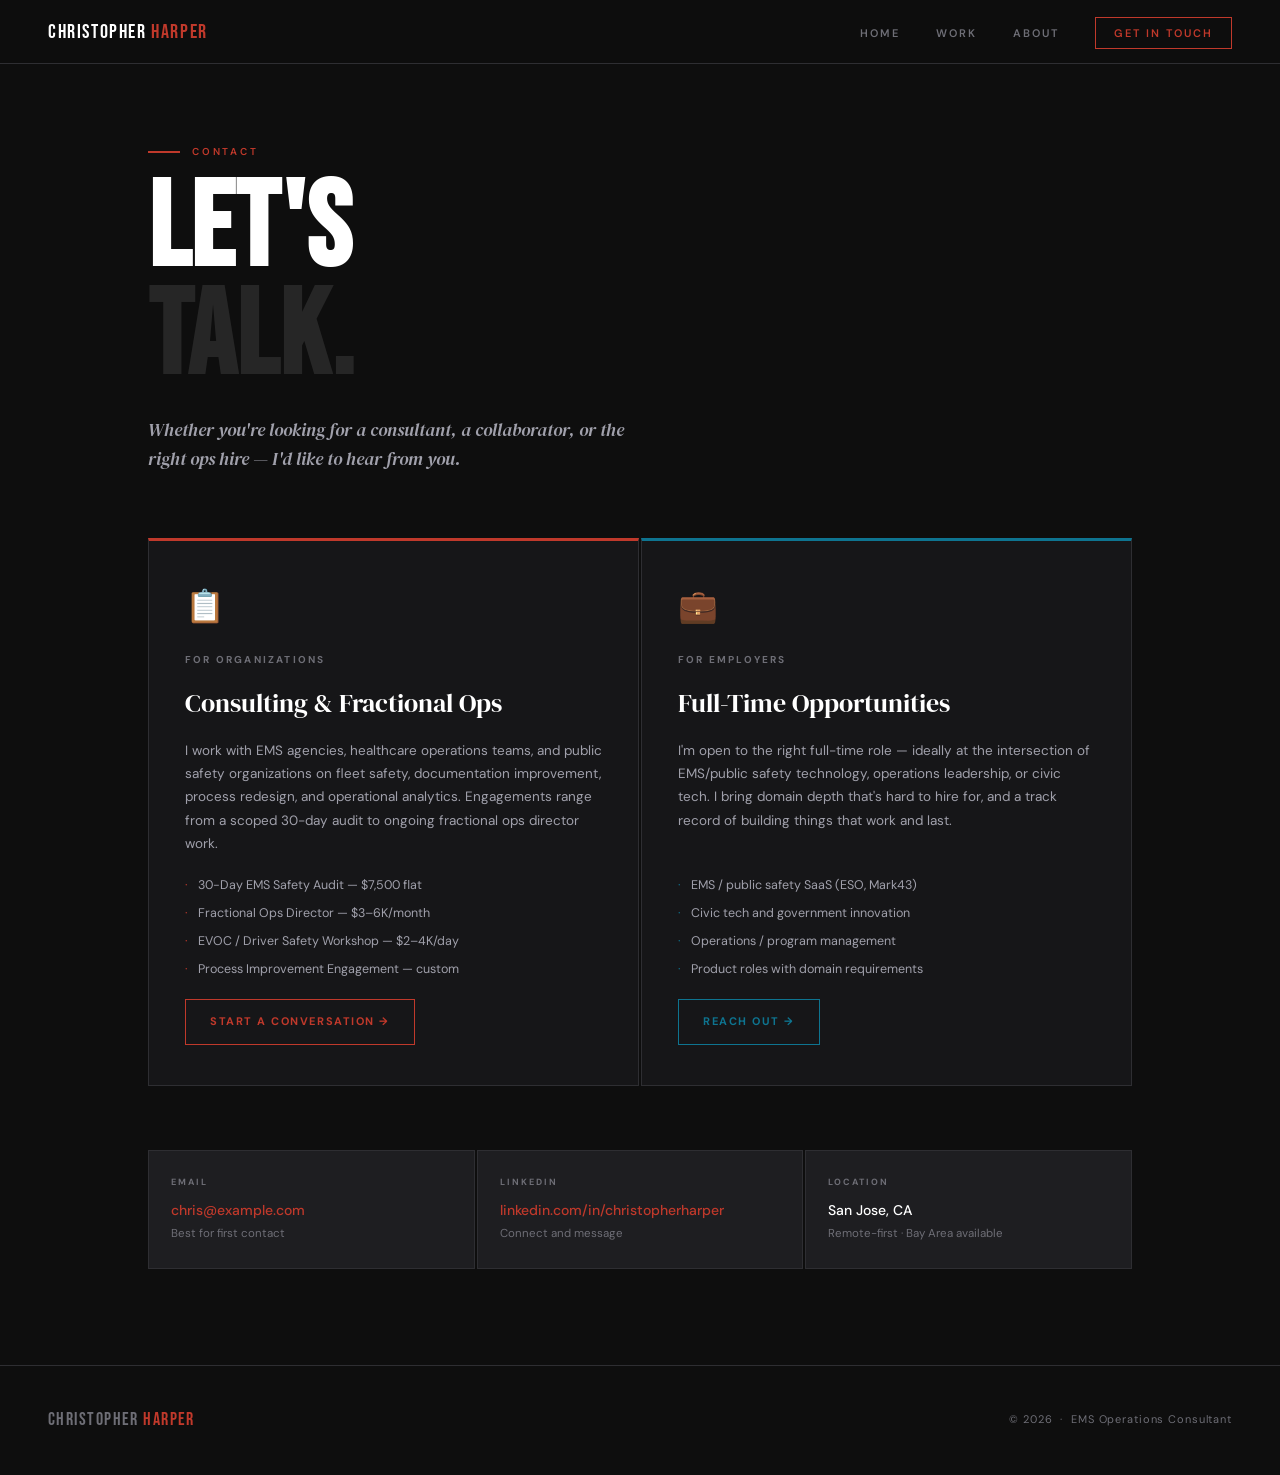
<file: site/contact.html>
<!DOCTYPE html>
<html lang="en">
<head>
<meta charset="UTF-8">
<meta name="viewport" content="width=device-width, initial-scale=1.0">
<title>Contact — Christopher Harper</title>
<meta name="description" content="Consulting inquiries, hiring conversations, and general outreach. Based in San Jose, CA.">
<link rel="stylesheet" href="style.css">
<style>
.contact-wrap {
  max-width: 1080px;
  margin: 0 auto;
  padding: 80px 48px 96px;
  min-height: calc(100vh - var(--nav-h) - 80px);
  display: flex;
  flex-direction: column;
  justify-content: center;
}

.contact-hero h1 {
  font-family: 'Bebas Neue', sans-serif;
  font-size: clamp(64px, 10vw, 120px);
  line-height: 0.9;
  letter-spacing: 0.01em;
  margin-bottom: 24px;
}
.contact-hero h1 .dim { color: rgba(255,255,255,0.1); }

.contact-hero-sub {
  font-family: 'DM Serif Display', serif;
  font-style: italic;
  font-size: 18px;
  color: var(--soft);
  max-width: 480px;
  line-height: 1.6;
  margin-bottom: 64px;
}

/* Two paths */
.paths {
  display: grid;
  grid-template-columns: 1fr 1fr;
  gap: 2px;
  margin-bottom: 64px;
}

.path {
  background: var(--surface);
  border: 1px solid var(--border);
  padding: 40px 36px;
  display: flex;
  flex-direction: column;
  gap: 20px;
}

.path:first-child { border-top: 3px solid var(--red); }
.path:last-child  { border-top: 3px solid var(--teal); }

.path-icon { font-size: 32px; }

.path-label {
  font-size: 10px;
  font-weight: 700;
  letter-spacing: 0.22em;
  text-transform: uppercase;
  color: var(--muted);
}

.path-title {
  font-family: 'DM Serif Display', serif;
  font-size: 26px;
  line-height: 1.2;
  color: var(--white);
}

.path-body {
  font-size: 13.5px;
  line-height: 1.72;
  color: var(--soft);
  flex: 1;
}

.path-list {
  list-style: none;
  display: flex;
  flex-direction: column;
  gap: 8px;
}
.path-list li {
  font-size: 12.5px;
  color: var(--soft);
  display: flex;
  gap: 10px;
}
.path-list li::before { content: '·'; color: var(--red); flex-shrink: 0; }
.path:last-child .path-list li::before { color: var(--teal); }

.path-cta {
  display: inline-flex;
  align-items: center;
  gap: 8px;
  font-size: 11px;
  font-weight: 700;
  letter-spacing: 0.14em;
  text-transform: uppercase;
  padding: 13px 24px;
  border: 1px solid;
  transition: background 0.2s, color 0.2s;
  align-self: flex-start;
}

.path:first-child .path-cta {
  border-color: var(--red);
  color: var(--red);
}
.path:first-child .path-cta:hover {
  background: var(--red);
  color: var(--white);
}
.path:last-child .path-cta {
  border-color: var(--teal);
  color: var(--teal);
}
.path:last-child .path-cta:hover {
  background: var(--teal);
  color: var(--white);
}

/* Direct contact */
.direct {
  display: grid;
  grid-template-columns: repeat(3, 1fr);
  gap: 2px;
}

.direct-item {
  background: var(--card);
  border: 1px solid var(--border);
  padding: 24px 22px;
}

.direct-label {
  font-size: 9px;
  font-weight: 700;
  letter-spacing: 0.22em;
  text-transform: uppercase;
  color: var(--muted);
  margin-bottom: 10px;
}

.direct-value {
  font-size: 14px;
  font-weight: 500;
  color: var(--white);
}

.direct-value a {
  color: var(--red);
  transition: opacity 0.2s;
}
.direct-value a:hover { opacity: 0.75; }

.direct-sub {
  font-size: 11.5px;
  color: var(--muted);
  margin-top: 4px;
}

@media (max-width: 768px) {
  .contact-wrap { padding: 60px 24px 80px; }
  .paths, .direct { grid-template-columns: 1fr; }
}
</style>
</head>
<body>

<nav class="nav">
  <div class="nav-logo">Christopher <span>Harper</span></div>
  <ul class="nav-links">
    <li><a href="index.html">Home</a></li>
    <li><a href="work.html">Work</a></li>
    <li><a href="about.html">About</a></li>
    <li><a href="contact.html" class="nav-cta active">Get in Touch</a></li>
  </ul>
  <div class="nav-hamburger" onclick="this.parentElement.querySelector('.nav-links').classList.toggle('open')">
    <span></span><span></span><span></span>
  </div>
</nav>

<div class="page-wrap">
  <div class="contact-wrap">

    <div class="contact-hero fade-up">
      <div class="eyebrow">Contact</div>
      <h1>LET'S<br><span class="dim">TALK.</span></h1>
      <p class="contact-hero-sub">Whether you're looking for a consultant, a collaborator, or the right ops hire — I'd like to hear from you.</p>
    </div>

    <div class="paths fade-up fade-up-2">
      <div class="path">
        <div class="path-icon">📋</div>
        <div class="path-label">For Organizations</div>
        <div class="path-title">Consulting &amp; Fractional Ops</div>
        <p class="path-body">I work with EMS agencies, healthcare operations teams, and public safety organizations on fleet safety, documentation improvement, process redesign, and operational analytics. Engagements range from a scoped 30-day audit to ongoing fractional ops director work.</p>
        <ul class="path-list">
          <li>30-Day EMS Safety Audit — $7,500 flat</li>
          <li>Fractional Ops Director — $3–6K/month</li>
          <li>EVOC / Driver Safety Workshop — $2–4K/day</li>
          <li>Process Improvement Engagement — custom</li>
        </ul>
        <a href="mailto:chris@example.com?subject=Consulting Inquiry" class="path-cta">Start a Conversation →</a>
      </div>

      <div class="path">
        <div class="path-icon">💼</div>
        <div class="path-label">For Employers</div>
        <div class="path-title">Full-Time Opportunities</div>
        <p class="path-body">I'm open to the right full-time role — ideally at the intersection of EMS/public safety technology, operations leadership, or civic tech. I bring domain depth that's hard to hire for, and a track record of building things that work and last.</p>
        <ul class="path-list">
          <li>EMS / public safety SaaS (ESO, Mark43)</li>
          <li>Civic tech and government innovation</li>
          <li>Operations / program management</li>
          <li>Product roles with domain requirements</li>
        </ul>
        <a href="mailto:chris@example.com?subject=Opportunity" class="path-cta">Reach Out →</a>
      </div>
    </div>

    <div class="direct fade-up fade-up-3">
      <div class="direct-item">
        <div class="direct-label">Email</div>
        <div class="direct-value"><a href="mailto:chris@example.com">chris@example.com</a></div>
        <div class="direct-sub">Best for first contact</div>
      </div>
      <div class="direct-item">
        <div class="direct-label">LinkedIn</div>
        <div class="direct-value"><a href="https://linkedin.com/in/christopherharper" target="_blank">linkedin.com/in/christopherharper</a></div>
        <div class="direct-sub">Connect and message</div>
      </div>
      <div class="direct-item">
        <div class="direct-label">Location</div>
        <div class="direct-value">San Jose, CA</div>
        <div class="direct-sub">Remote-first · Bay Area available</div>
      </div>
    </div>

  </div>

  <footer class="footer">
    <div class="footer-logo">Christopher <span>Harper</span></div>
    <div class="footer-copy">© 2026 &nbsp;·&nbsp; EMS Operations Consultant</div>
  </footer>
</div>
</body>
</html>
</file>
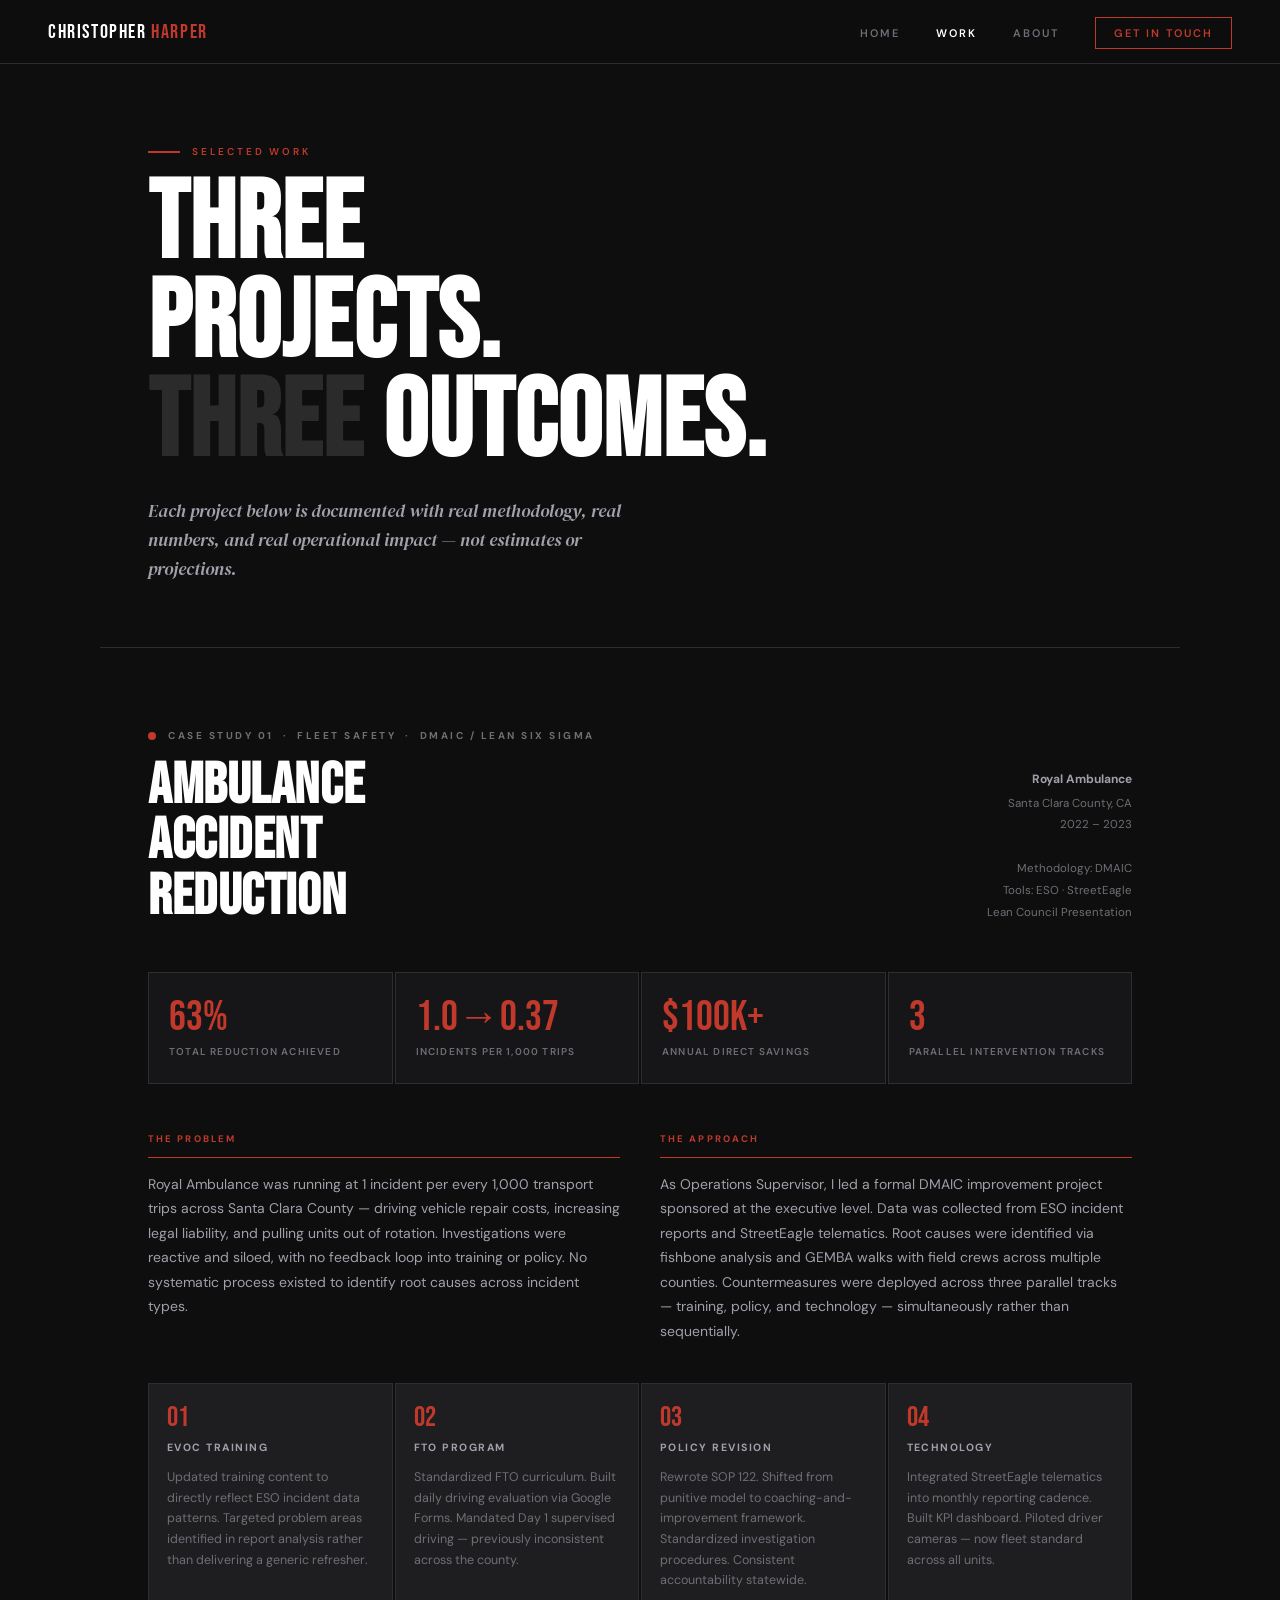
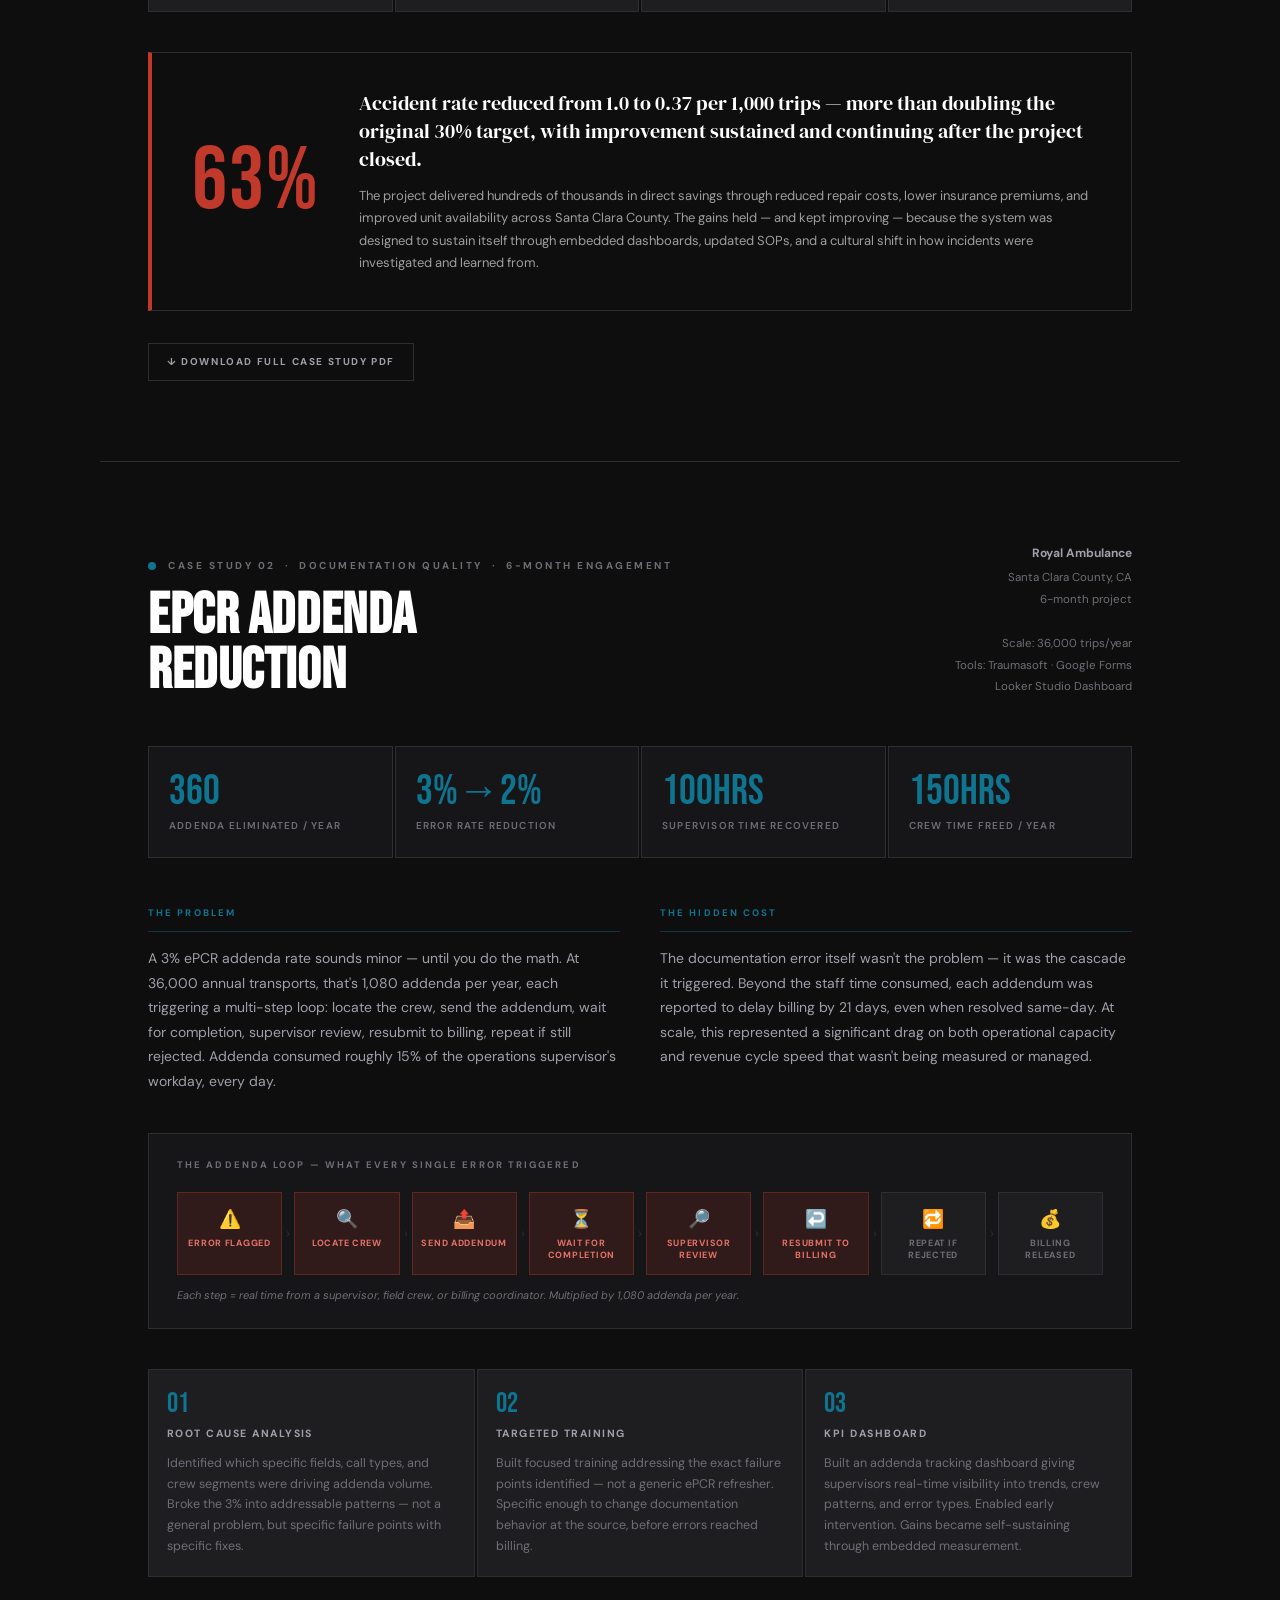
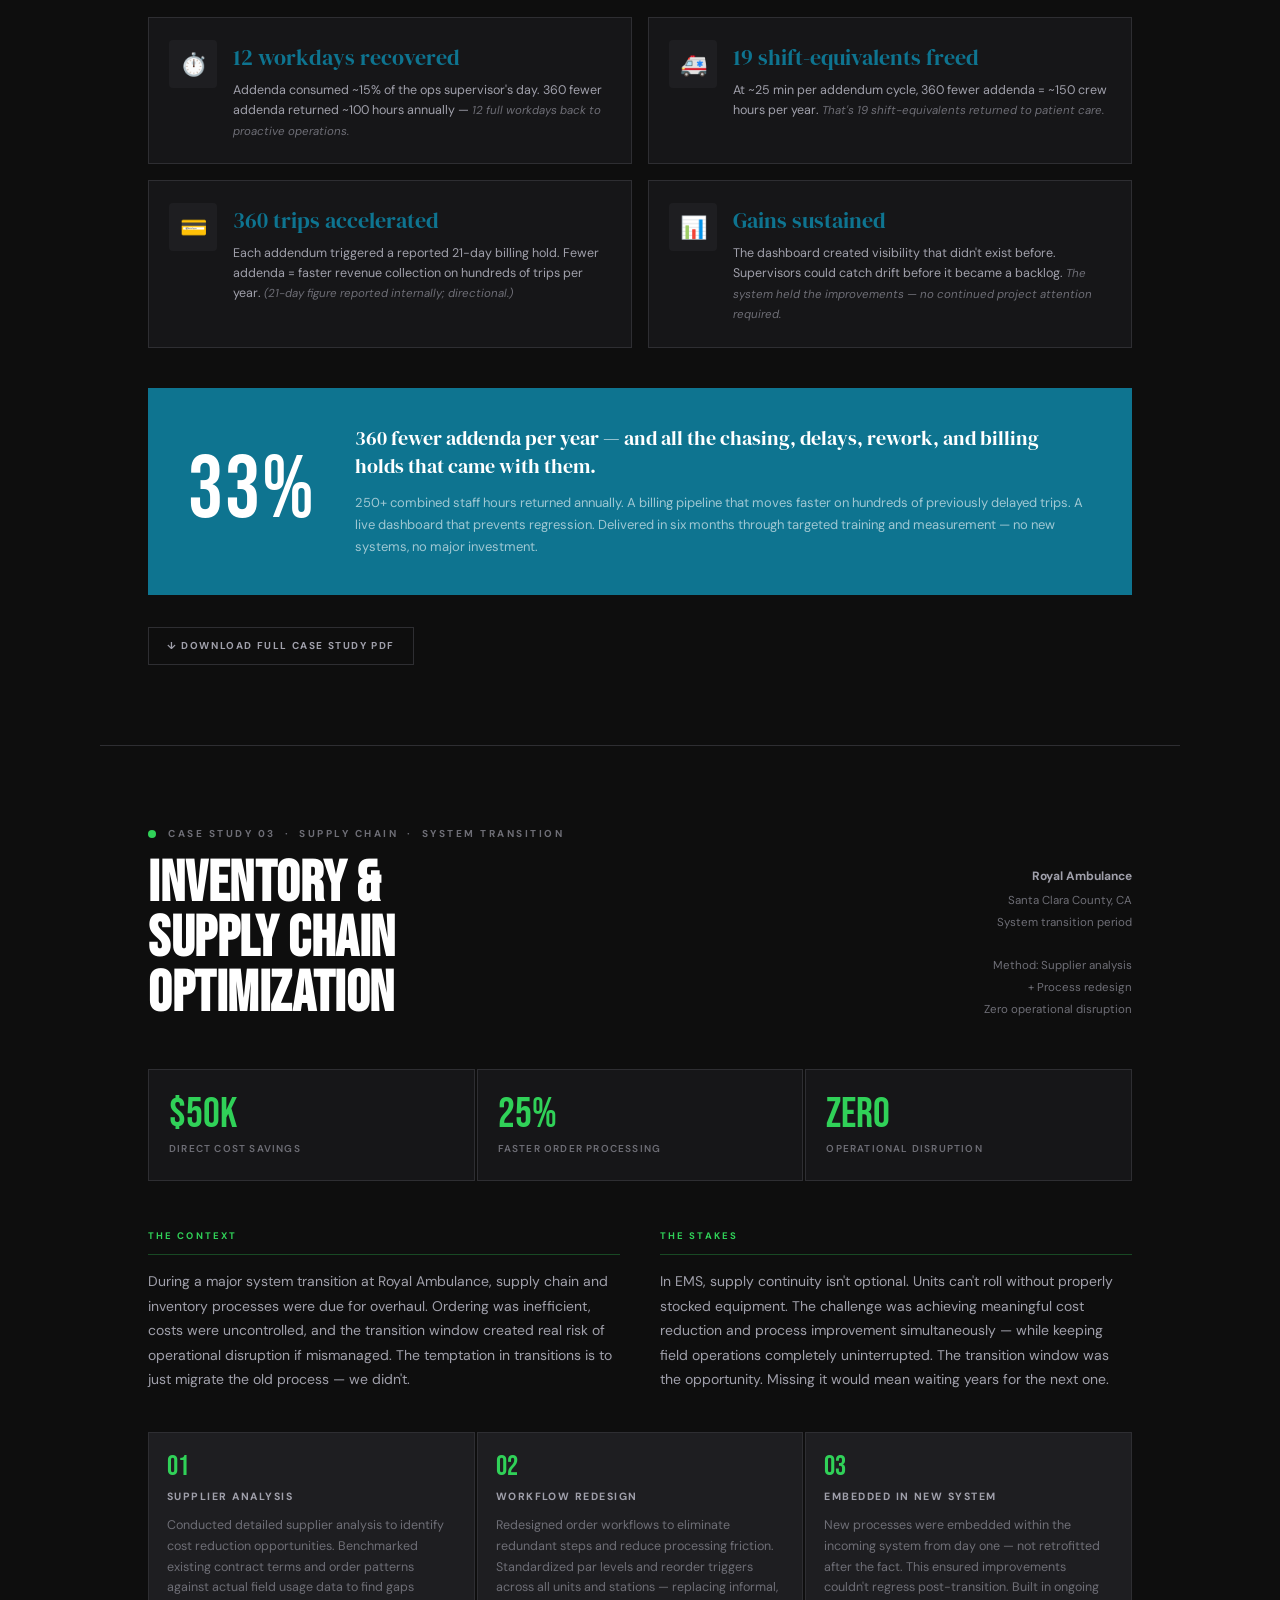
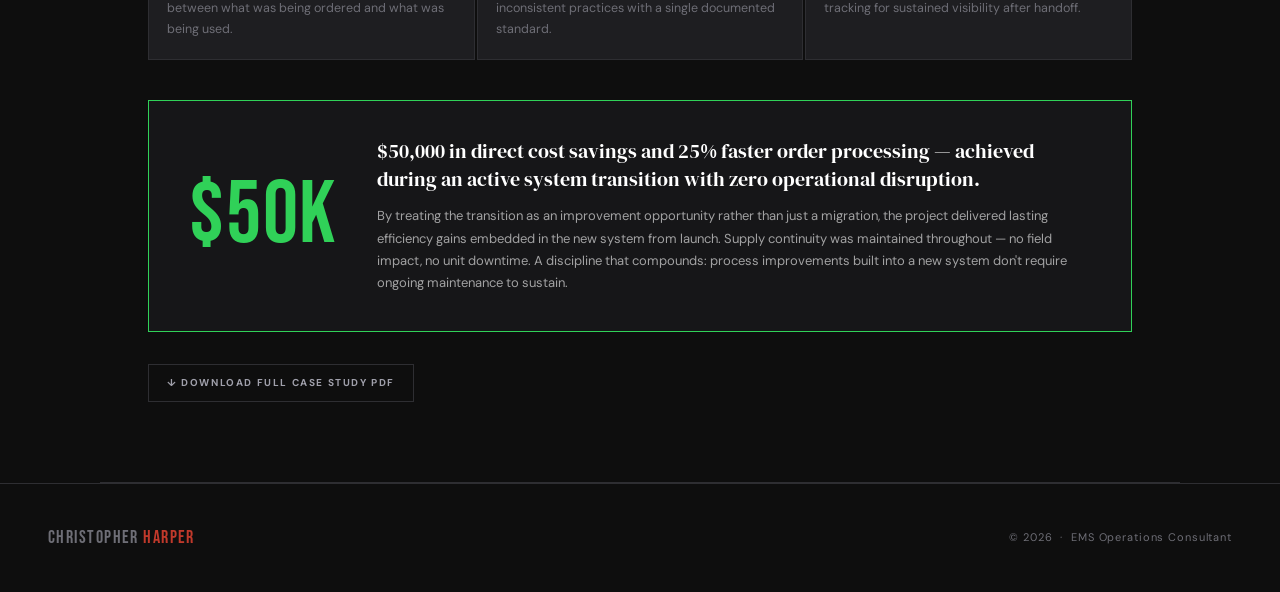
<file: site/work.html>
<!DOCTYPE html>
<html lang="en">
<head>
<meta charset="UTF-8">
<meta name="viewport" content="width=device-width, initial-scale=1.0">
<title>Work — Christopher Harper</title>
<meta name="description" content="Three documented operational improvement projects with measurable outcomes across fleet safety, documentation quality, and supply chain efficiency.">
<link rel="stylesheet" href="style.css">
<style>
/* ── Page hero ── */
.page-hero {
  padding: 80px 48px 64px;
  max-width: 1080px;
  margin: 0 auto;
  border-bottom: 1px solid var(--border);
}

.page-hero h1 {
  font-family: 'Bebas Neue', sans-serif;
  font-size: clamp(56px, 9vw, 110px);
  line-height: 0.9;
  letter-spacing: 0.01em;
  margin-bottom: 24px;
}

.page-hero h1 .dim { color: rgba(255,255,255,0.12); }

.page-hero-sub {
  font-family: 'DM Serif Display', serif;
  font-style: italic;
  font-size: 18px;
  color: var(--soft);
  max-width: 480px;
  line-height: 1.6;
}

/* ── Case study block ── */
.case-block {
  max-width: 1080px;
  margin: 0 auto;
  padding: 80px 48px;
  border-bottom: 1px solid var(--border);
}

/* Header row */
.case-header {
  display: grid;
  grid-template-columns: 1fr auto;
  gap: 40px;
  align-items: end;
  margin-bottom: 48px;
}

.case-num {
  font-size: 10px;
  font-weight: 700;
  letter-spacing: 0.25em;
  text-transform: uppercase;
  color: var(--muted);
  margin-bottom: 14px;
  display: flex;
  align-items: center;
  gap: 12px;
}

.case-num-dot {
  width: 8px;
  height: 8px;
  border-radius: 50%;
  flex-shrink: 0;
}

.case-h2 {
  font-family: 'Bebas Neue', sans-serif;
  font-size: clamp(36px, 5vw, 58px);
  line-height: 0.95;
  letter-spacing: 0.01em;
}

.case-meta {
  text-align: right;
  font-size: 11.5px;
  color: var(--muted);
  line-height: 1.9;
  white-space: nowrap;
}
.case-meta strong { display: block; color: var(--soft); font-size: 12px; margin-bottom: 2px; }

/* Stats row */
.case-stats {
  display: grid;
  gap: 2px;
  margin-bottom: 48px;
}
.case-stats-4 { grid-template-columns: repeat(4, 1fr); }
.case-stats-3 { grid-template-columns: repeat(3, 1fr); }

.case-stat {
  background: var(--surface);
  border: 1px solid var(--border);
  padding: 24px 20px;
}
.case-stat.highlight { border-color: currentColor; }

.case-stat-n {
  font-family: 'Bebas Neue', sans-serif;
  font-size: 42px;
  line-height: 1;
  margin-bottom: 6px;
}
.case-stat-l {
  font-size: 10px;
  font-weight: 600;
  letter-spacing: 0.12em;
  text-transform: uppercase;
  color: var(--muted);
  line-height: 1.4;
}

/* Two col text */
.case-cols {
  display: grid;
  grid-template-columns: 1fr 1fr;
  gap: 40px;
  margin-bottom: 40px;
}

.col-label {
  font-size: 9.5px;
  font-weight: 700;
  letter-spacing: 0.22em;
  text-transform: uppercase;
  padding-bottom: 10px;
  border-bottom: 1px solid var(--border);
  margin-bottom: 14px;
}

.col-text {
  font-size: 14px;
  line-height: 1.75;
  color: var(--soft);
}

/* Actions grid */
.actions-grid {
  display: grid;
  gap: 2px;
  margin-bottom: 40px;
}
.actions-grid-4 { grid-template-columns: repeat(4, 1fr); }
.actions-grid-3 { grid-template-columns: repeat(3, 1fr); }

.action-card {
  background: var(--card);
  border: 1px solid var(--border);
  padding: 20px 18px;
}

.action-n {
  font-family: 'Bebas Neue', sans-serif;
  font-size: 28px;
  line-height: 1;
  margin-bottom: 8px;
}

.action-title {
  font-size: 10.5px;
  font-weight: 700;
  letter-spacing: 0.14em;
  text-transform: uppercase;
  color: var(--soft);
  margin-bottom: 10px;
}

.action-text {
  font-size: 12.5px;
  line-height: 1.65;
  color: var(--muted);
}

/* Impact cards */
.impact-grid {
  display: grid;
  grid-template-columns: 1fr 1fr;
  gap: 16px;
  margin-bottom: 40px;
}

.impact-card {
  background: var(--surface);
  border: 1px solid var(--border);
  padding: 22px 20px;
  display: grid;
  grid-template-columns: 48px 1fr;
  gap: 16px;
  align-items: start;
}

.impact-icon {
  width: 48px;
  height: 48px;
  display: flex;
  align-items: center;
  justify-content: center;
  font-size: 22px;
  background: var(--card);
  border-radius: 4px;
  flex-shrink: 0;
}

.impact-metric {
  font-family: 'DM Serif Display', serif;
  font-size: 22px;
  color: var(--white);
  margin-bottom: 5px;
}

.impact-text {
  font-size: 12.5px;
  line-height: 1.6;
  color: var(--soft);
}
.impact-text em { color: var(--muted); font-style: italic; font-size: 11.5px; }

/* Lifecycle bar */
.lifecycle {
  background: var(--surface);
  border: 1px solid var(--border);
  padding: 24px 28px;
  margin-bottom: 40px;
}

.lifecycle-label {
  font-size: 9.5px;
  font-weight: 700;
  letter-spacing: 0.22em;
  text-transform: uppercase;
  color: var(--muted);
  margin-bottom: 18px;
}

.lifecycle-steps {
  display: flex;
  align-items: stretch;
  gap: 2px;
  flex-wrap: wrap;
}

.lc-step {
  flex: 1;
  min-width: 80px;
  background: var(--card);
  border: 1px solid var(--border);
  padding: 12px 8px;
  text-align: center;
}
.lc-step.pain {
  background: rgba(192,57,43,0.15);
  border-color: rgba(192,57,43,0.35);
}

.lc-icon { font-size: 18px; margin-bottom: 5px; }
.lc-name {
  font-size: 9px;
  font-weight: 700;
  letter-spacing: 0.08em;
  text-transform: uppercase;
  color: var(--muted);
  line-height: 1.3;
}
.lc-step.pain .lc-name { color: #e57368; }
.lc-arrow { font-size: 14px; color: var(--border); flex-shrink: 0; display: flex; align-items: center; padding: 0 2px; }
.lifecycle-note { margin-top: 12px; font-size: 11px; font-style: italic; color: var(--muted); }

/* Result callout */
.result-callout {
  padding: 36px 40px;
  display: grid;
  grid-template-columns: auto 1fr;
  gap: 40px;
  align-items: center;
  margin-bottom: 32px;
}

.result-big {
  font-family: 'Bebas Neue', sans-serif;
  font-size: 88px;
  line-height: 1;
  letter-spacing: 0.02em;
}

.result-h3 {
  font-family: 'DM Serif Display', serif;
  font-size: 20px;
  line-height: 1.4;
  margin-bottom: 12px;
}

.result-p {
  font-size: 13px;
  line-height: 1.72;
  color: rgba(255,255,255,0.6);
}

.pdf-link {
  display: inline-flex;
  align-items: center;
  gap: 8px;
  font-size: 10px;
  font-weight: 700;
  letter-spacing: 0.16em;
  text-transform: uppercase;
  color: var(--soft);
  border: 1px solid var(--border);
  padding: 10px 18px;
  transition: color 0.2s, border-color 0.2s;
}
.pdf-link:hover { color: var(--white); border-color: var(--soft); }

/* Color themes per case study */
.cs-1 { --cs-color: var(--red); }
.cs-1 .case-num-dot { background: var(--red); }
.cs-1 .case-h2 { color: var(--white); }
.cs-1 .case-stat-n { color: var(--red); }
.cs-1 .action-n { color: var(--red); }
.cs-1 .result-callout { background: var(--ink); border: 1px solid var(--border); border-left: 4px solid var(--red); }
.cs-1 .result-big { color: var(--red); }
.cs-1 .col-label { color: var(--red); border-color: var(--red); }

.cs-2 { --cs-color: var(--teal); }
.cs-2 .case-num-dot { background: var(--teal); }
.cs-2 .case-stat-n { color: var(--teal); }
.cs-2 .action-n { color: var(--teal); }
.cs-2 .result-callout { background: var(--teal); border: none; }
.cs-2 .result-big { color: #fff; }
.cs-2 .result-h3 { color: #fff; }
.cs-2 .col-label { color: var(--teal); border-color: rgba(14,116,144,0.4); }
.cs-2 .impact-metric { color: var(--teal); }

.cs-3 { --cs-color: var(--green); }
.cs-3 .case-num-dot { background: var(--green); }
.cs-3 .case-stat-n { color: var(--green); }
.cs-3 .action-n { color: var(--green); }
.cs-3 .result-callout { background: var(--surface); border: 1px solid var(--green); }
.cs-3 .result-big { color: var(--green); }
.cs-3 .col-label { color: var(--green); border-color: rgba(48,209,88,0.3); }

@media (max-width: 768px) {
  .page-hero { padding: 60px 24px 48px; }
  .case-block { padding: 60px 24px; }
  .case-header { grid-template-columns: 1fr; }
  .case-meta { text-align: left; }
  .case-stats-4, .case-stats-3 { grid-template-columns: 1fr 1fr; }
  .case-cols, .impact-grid { grid-template-columns: 1fr; }
  .actions-grid-4, .actions-grid-3 { grid-template-columns: 1fr 1fr; }
  .result-callout { grid-template-columns: 1fr; }
  .result-big { font-size: 72px; }
  .lc-arrow { display: none; }
}
</style>
</head>
<body>

<nav class="nav">
  <div class="nav-logo">Christopher <span>Harper</span></div>
  <ul class="nav-links">
    <li><a href="index.html">Home</a></li>
    <li><a href="work.html" class="active">Work</a></li>
    <li><a href="about.html">About</a></li>
    <li><a href="contact.html" class="nav-cta">Get in Touch</a></li>
  </ul>
  <div class="nav-hamburger" onclick="this.parentElement.querySelector('.nav-links').classList.toggle('open')">
    <span></span><span></span><span></span>
  </div>
</nav>

<div class="page-wrap">

  <!-- Page hero -->
  <div class="page-hero fade-up">
    <div class="eyebrow">Selected Work</div>
    <h1>THREE<br>PROJECTS.<br><span class="dim">THREE</span> OUTCOMES.</h1>
    <p class="page-hero-sub">Each project below is documented with real methodology, real numbers, and real operational impact — not estimates or projections.</p>
  </div>

  <!-- ── Case Study 01 ── -->
  <div class="case-block cs-1" id="accidents">
    <div class="case-header">
      <div>
        <div class="case-num">
          <div class="case-num-dot"></div>
          Case Study 01 &nbsp;·&nbsp; Fleet Safety &nbsp;·&nbsp; DMAIC / Lean Six Sigma
        </div>
        <h2 class="case-h2">AMBULANCE<br>ACCIDENT<br>REDUCTION</h2>
      </div>
      <div class="case-meta">
        <strong>Royal Ambulance</strong>
        Santa Clara County, CA<br>
        2022 – 2023<br><br>
        Methodology: DMAIC<br>
        Tools: ESO · StreetEagle<br>
        Lean Council Presentation
      </div>
    </div>

    <div class="case-stats case-stats-4">
      <div class="case-stat">
        <div class="case-stat-n">63%</div>
        <div class="case-stat-l">Total Reduction Achieved</div>
      </div>
      <div class="case-stat">
        <div class="case-stat-n">1.0→0.37</div>
        <div class="case-stat-l">Incidents per 1,000 Trips</div>
      </div>
      <div class="case-stat">
        <div class="case-stat-n">$100K+</div>
        <div class="case-stat-l">Annual Direct Savings</div>
      </div>
      <div class="case-stat">
        <div class="case-stat-n">3</div>
        <div class="case-stat-l">Parallel Intervention Tracks</div>
      </div>
    </div>

    <div class="case-cols">
      <div>
        <div class="col-label">The Problem</div>
        <p class="col-text">Royal Ambulance was running at 1 incident per every 1,000 transport trips across Santa Clara County — driving vehicle repair costs, increasing legal liability, and pulling units out of rotation. Investigations were reactive and siloed, with no feedback loop into training or policy. No systematic process existed to identify root causes across incident types.</p>
      </div>
      <div>
        <div class="col-label">The Approach</div>
        <p class="col-text">As Operations Supervisor, I led a formal DMAIC improvement project sponsored at the executive level. Data was collected from ESO incident reports and StreetEagle telematics. Root causes were identified via fishbone analysis and GEMBA walks with field crews across multiple counties. Countermeasures were deployed across three parallel tracks — training, policy, and technology — simultaneously rather than sequentially.</p>
      </div>
    </div>

    <div class="actions-grid actions-grid-4">
      <div class="action-card">
        <div class="action-n">01</div>
        <div class="action-title">EVOC Training</div>
        <div class="action-text">Updated training content to directly reflect ESO incident data patterns. Targeted problem areas identified in report analysis rather than delivering a generic refresher.</div>
      </div>
      <div class="action-card">
        <div class="action-n">02</div>
        <div class="action-title">FTO Program</div>
        <div class="action-text">Standardized FTO curriculum. Built daily driving evaluation via Google Forms. Mandated Day 1 supervised driving — previously inconsistent across the county.</div>
      </div>
      <div class="action-card">
        <div class="action-n">03</div>
        <div class="action-title">Policy Revision</div>
        <div class="action-text">Rewrote SOP 122. Shifted from punitive model to coaching-and-improvement framework. Standardized investigation procedures. Consistent accountability statewide.</div>
      </div>
      <div class="action-card">
        <div class="action-n">04</div>
        <div class="action-title">Technology</div>
        <div class="action-text">Integrated StreetEagle telematics into monthly reporting cadence. Built KPI dashboard. Piloted driver cameras — now fleet standard across all units.</div>
      </div>
    </div>

    <div class="result-callout">
      <div class="result-big">63%</div>
      <div>
        <div class="result-h3">Accident rate reduced from 1.0 to 0.37 per 1,000 trips — more than doubling the original 30% target, with improvement sustained and continuing after the project closed.</div>
        <p class="result-p">The project delivered hundreds of thousands in direct savings through reduced repair costs, lower insurance premiums, and improved unit availability across Santa Clara County. The gains held — and kept improving — because the system was designed to sustain itself through embedded dashboards, updated SOPs, and a cultural shift in how incidents were investigated and learned from.</p>
      </div>
    </div>

    <a href="01_Harper_Accident_Reduction.pdf" class="pdf-link" target="_blank">↓ Download Full Case Study PDF</a>
  </div>

  <!-- ── Case Study 02 ── -->
  <div class="case-block cs-2" id="docs">
    <div class="case-header">
      <div>
        <div class="case-num">
          <div class="case-num-dot"></div>
          Case Study 02 &nbsp;·&nbsp; Documentation Quality &nbsp;·&nbsp; 6-Month Engagement
        </div>
        <h2 class="case-h2">ePCR ADDENDA<br>REDUCTION</h2>
      </div>
      <div class="case-meta">
        <strong>Royal Ambulance</strong>
        Santa Clara County, CA<br>
        6-month project<br><br>
        Scale: 36,000 trips/year<br>
        Tools: Traumasoft · Google Forms<br>
        Looker Studio Dashboard
      </div>
    </div>

    <div class="case-stats case-stats-4">
      <div class="case-stat">
        <div class="case-stat-n">360</div>
        <div class="case-stat-l">Addenda Eliminated / Year</div>
      </div>
      <div class="case-stat">
        <div class="case-stat-n">3%→2%</div>
        <div class="case-stat-l">Error Rate Reduction</div>
      </div>
      <div class="case-stat">
        <div class="case-stat-n">100hrs</div>
        <div class="case-stat-l">Supervisor Time Recovered</div>
      </div>
      <div class="case-stat">
        <div class="case-stat-n">150hrs</div>
        <div class="case-stat-l">Crew Time Freed / Year</div>
      </div>
    </div>

    <div class="case-cols">
      <div>
        <div class="col-label">The Problem</div>
        <p class="col-text">A 3% ePCR addenda rate sounds minor — until you do the math. At 36,000 annual transports, that's 1,080 addenda per year, each triggering a multi-step loop: locate the crew, send the addendum, wait for completion, supervisor review, resubmit to billing, repeat if still rejected. Addenda consumed roughly 15% of the operations supervisor's workday, every day.</p>
      </div>
      <div>
        <div class="col-label">The Hidden Cost</div>
        <p class="col-text">The documentation error itself wasn't the problem — it was the cascade it triggered. Beyond the staff time consumed, each addendum was reported to delay billing by 21 days, even when resolved same-day. At scale, this represented a significant drag on both operational capacity and revenue cycle speed that wasn't being measured or managed.</p>
      </div>
    </div>

    <div class="lifecycle">
      <div class="lifecycle-label">The Addenda Loop — What Every Single Error Triggered</div>
      <div class="lifecycle-steps">
        <div class="lc-step pain"><div class="lc-icon">⚠️</div><div class="lc-name">Error Flagged</div></div>
        <div class="lc-arrow">›</div>
        <div class="lc-step pain"><div class="lc-icon">🔍</div><div class="lc-name">Locate Crew</div></div>
        <div class="lc-arrow">›</div>
        <div class="lc-step pain"><div class="lc-icon">📤</div><div class="lc-name">Send Addendum</div></div>
        <div class="lc-arrow">›</div>
        <div class="lc-step pain"><div class="lc-icon">⏳</div><div class="lc-name">Wait for Completion</div></div>
        <div class="lc-arrow">›</div>
        <div class="lc-step pain"><div class="lc-icon">🔎</div><div class="lc-name">Supervisor Review</div></div>
        <div class="lc-arrow">›</div>
        <div class="lc-step pain"><div class="lc-icon">↩️</div><div class="lc-name">Resubmit to Billing</div></div>
        <div class="lc-arrow">›</div>
        <div class="lc-step"><div class="lc-icon">🔁</div><div class="lc-name">Repeat if Rejected</div></div>
        <div class="lc-arrow">›</div>
        <div class="lc-step"><div class="lc-icon">💰</div><div class="lc-name">Billing Released</div></div>
      </div>
      <div class="lifecycle-note">Each step = real time from a supervisor, field crew, or billing coordinator. Multiplied by 1,080 addenda per year.</div>
    </div>

    <div class="actions-grid actions-grid-3">
      <div class="action-card">
        <div class="action-n">01</div>
        <div class="action-title">Root Cause Analysis</div>
        <div class="action-text">Identified which specific fields, call types, and crew segments were driving addenda volume. Broke the 3% into addressable patterns — not a general problem, but specific failure points with specific fixes.</div>
      </div>
      <div class="action-card">
        <div class="action-n">02</div>
        <div class="action-title">Targeted Training</div>
        <div class="action-text">Built focused training addressing the exact failure points identified — not a generic ePCR refresher. Specific enough to change documentation behavior at the source, before errors reached billing.</div>
      </div>
      <div class="action-card">
        <div class="action-n">03</div>
        <div class="action-title">KPI Dashboard</div>
        <div class="action-text">Built an addenda tracking dashboard giving supervisors real-time visibility into trends, crew patterns, and error types. Enabled early intervention. Gains became self-sustaining through embedded measurement.</div>
      </div>
    </div>

    <div class="impact-grid">
      <div class="impact-card">
        <div class="impact-icon">⏱️</div>
        <div>
          <div class="impact-metric">12 workdays recovered</div>
          <div class="impact-text">Addenda consumed ~15% of the ops supervisor's day. 360 fewer addenda returned ~100 hours annually — <em>12 full workdays back to proactive operations.</em></div>
        </div>
      </div>
      <div class="impact-card">
        <div class="impact-icon">🚑</div>
        <div>
          <div class="impact-metric">19 shift-equivalents freed</div>
          <div class="impact-text">At ~25 min per addendum cycle, 360 fewer addenda = ~150 crew hours per year. <em>That's 19 shift-equivalents returned to patient care.</em></div>
        </div>
      </div>
      <div class="impact-card">
        <div class="impact-icon">💳</div>
        <div>
          <div class="impact-metric">360 trips accelerated</div>
          <div class="impact-text">Each addendum triggered a reported 21-day billing hold. Fewer addenda = faster revenue collection on hundreds of trips per year. <em>(21-day figure reported internally; directional.)</em></div>
        </div>
      </div>
      <div class="impact-card">
        <div class="impact-icon">📊</div>
        <div>
          <div class="impact-metric">Gains sustained</div>
          <div class="impact-text">The dashboard created visibility that didn't exist before. Supervisors could catch drift before it became a backlog. <em>The system held the improvements — no continued project attention required.</em></div>
        </div>
      </div>
    </div>

    <div class="result-callout">
      <div class="result-big">33%</div>
      <div>
        <div class="result-h3">360 fewer addenda per year — and all the chasing, delays, rework, and billing holds that came with them.</div>
        <p class="result-p">250+ combined staff hours returned annually. A billing pipeline that moves faster on hundreds of previously delayed trips. A live dashboard that prevents regression. Delivered in six months through targeted training and measurement — no new systems, no major investment.</p>
      </div>
    </div>

    <a href="02_Harper_Documentation_Quality.pdf" class="pdf-link" target="_blank">↓ Download Full Case Study PDF</a>
  </div>

  <!-- ── Case Study 03 ── -->
  <div class="case-block cs-3" id="supply">
    <div class="case-header">
      <div>
        <div class="case-num">
          <div class="case-num-dot"></div>
          Case Study 03 &nbsp;·&nbsp; Supply Chain &nbsp;·&nbsp; System Transition
        </div>
        <h2 class="case-h2">INVENTORY &amp;<br>SUPPLY CHAIN<br>OPTIMIZATION</h2>
      </div>
      <div class="case-meta">
        <strong>Royal Ambulance</strong>
        Santa Clara County, CA<br>
        System transition period<br><br>
        Method: Supplier analysis<br>
        + Process redesign<br>
        Zero operational disruption
      </div>
    </div>

    <div class="case-stats case-stats-3">
      <div class="case-stat">
        <div class="case-stat-n">$50K</div>
        <div class="case-stat-l">Direct Cost Savings</div>
      </div>
      <div class="case-stat">
        <div class="case-stat-n">25%</div>
        <div class="case-stat-l">Faster Order Processing</div>
      </div>
      <div class="case-stat">
        <div class="case-stat-n">Zero</div>
        <div class="case-stat-l">Operational Disruption</div>
      </div>
    </div>

    <div class="case-cols">
      <div>
        <div class="col-label">The Context</div>
        <p class="col-text">During a major system transition at Royal Ambulance, supply chain and inventory processes were due for overhaul. Ordering was inefficient, costs were uncontrolled, and the transition window created real risk of operational disruption if mismanaged. The temptation in transitions is to just migrate the old process — we didn't.</p>
      </div>
      <div>
        <div class="col-label">The Stakes</div>
        <p class="col-text">In EMS, supply continuity isn't optional. Units can't roll without properly stocked equipment. The challenge was achieving meaningful cost reduction and process improvement simultaneously — while keeping field operations completely uninterrupted. The transition window was the opportunity. Missing it would mean waiting years for the next one.</p>
      </div>
    </div>

    <div class="actions-grid actions-grid-3">
      <div class="action-card">
        <div class="action-n">01</div>
        <div class="action-title">Supplier Analysis</div>
        <div class="action-text">Conducted detailed supplier analysis to identify cost reduction opportunities. Benchmarked existing contract terms and order patterns against actual field usage data to find gaps between what was being ordered and what was being used.</div>
      </div>
      <div class="action-card">
        <div class="action-n">02</div>
        <div class="action-title">Workflow Redesign</div>
        <div class="action-text">Redesigned order workflows to eliminate redundant steps and reduce processing friction. Standardized par levels and reorder triggers across all units and stations — replacing informal, inconsistent practices with a single documented standard.</div>
      </div>
      <div class="action-card">
        <div class="action-n">03</div>
        <div class="action-title">Embedded in New System</div>
        <div class="action-text">New processes were embedded within the incoming system from day one — not retrofitted after the fact. This ensured improvements couldn't regress post-transition. Built in ongoing tracking for sustained visibility after handoff.</div>
      </div>
    </div>

    <div class="result-callout">
      <div class="result-big">$50K</div>
      <div>
        <div class="result-h3">$50,000 in direct cost savings and 25% faster order processing — achieved during an active system transition with zero operational disruption.</div>
        <p class="result-p">By treating the transition as an improvement opportunity rather than just a migration, the project delivered lasting efficiency gains embedded in the new system from launch. Supply continuity was maintained throughout — no field impact, no unit downtime. A discipline that compounds: process improvements built into a new system don't require ongoing maintenance to sustain.</p>
      </div>
    </div>

    <a href="03_Harper_Supply_Chain.pdf" class="pdf-link" target="_blank">↓ Download Full Case Study PDF</a>
  </div>

  <!-- Footer -->
  <footer class="footer">
    <div class="footer-logo">Christopher <span>Harper</span></div>
    <div class="footer-copy">© 2026 &nbsp;·&nbsp; EMS Operations Consultant</div>
  </footer>

</div>
</body>
</html>
</file>
<file: site/style.css>
@import url('https://fonts.googleapis.com/css2?family=Bebas+Neue&family=DM+Serif+Display:ital@0;1&family=DM+Sans:wght@300;400;500;600&display=swap');

/* ── Reset & Base ── */
*, *::before, *::after { margin: 0; padding: 0; box-sizing: border-box; }

:root {
  --ink:       #0e0e0e;
  --surface:   #161618;
  --card:      #1e1e21;
  --border:    #2e2e32;
  --red:       #c0392b;
  --red-dim:   rgba(192,57,43,0.12);
  --off:       #f4f1ec;
  --white:     #ffffff;
  --muted:     #6e6e76;
  --soft:      #a0a0ab;
  --teal:      #0e7490;
  --green:     #30d158;
  --nav-h:     64px;
}

html { scroll-behavior: smooth; }

body {
  background: var(--ink);
  color: var(--white);
  font-family: 'DM Sans', sans-serif;
  font-size: 15px;
  line-height: 1.6;
  -webkit-font-smoothing: antialiased;
}

a { color: inherit; text-decoration: none; }
img { display: block; max-width: 100%; }

/* ── Nav ── */
.nav {
  position: fixed;
  top: 0; left: 0; right: 0;
  height: var(--nav-h);
  background: rgba(14,14,14,0.92);
  backdrop-filter: blur(12px);
  border-bottom: 1px solid var(--border);
  display: flex;
  align-items: center;
  justify-content: space-between;
  padding: 0 48px;
  z-index: 100;
}

.nav-logo {
  font-family: 'Bebas Neue', sans-serif;
  font-size: 20px;
  letter-spacing: 0.08em;
  color: var(--white);
}
.nav-logo span { color: var(--red); }

.nav-links {
  display: flex;
  align-items: center;
  gap: 36px;
  list-style: none;
}

.nav-links a {
  font-size: 11px;
  font-weight: 600;
  letter-spacing: 0.18em;
  text-transform: uppercase;
  color: var(--muted);
  transition: color 0.2s;
}
.nav-links a:hover,
.nav-links a.active { color: var(--white); }

.nav-cta {
  font-size: 11px;
  font-weight: 600;
  letter-spacing: 0.12em;
  text-transform: uppercase;
  color: var(--red) !important;
  border: 1px solid var(--red);
  padding: 8px 18px;
  transition: background 0.2s, color 0.2s !important;
}
.nav-cta:hover {
  background: var(--red) !important;
  color: var(--white) !important;
}

.nav-hamburger {
  display: none;
  flex-direction: column;
  gap: 5px;
  cursor: pointer;
  padding: 4px;
}
.nav-hamburger span {
  display: block;
  width: 24px;
  height: 2px;
  background: var(--white);
  transition: transform 0.3s;
}

/* ── Page wrapper ── */
.page-wrap {
  padding-top: var(--nav-h);
  min-height: 100vh;
}

/* ── Section utilities ── */
.section {
  padding: 96px 48px;
  max-width: 1080px;
  margin: 0 auto;
}

.section-sm {
  padding: 64px 48px;
  max-width: 1080px;
  margin: 0 auto;
}

.eyebrow {
  font-size: 10px;
  font-weight: 600;
  letter-spacing: 0.28em;
  text-transform: uppercase;
  color: var(--red);
  margin-bottom: 16px;
  display: flex;
  align-items: center;
  gap: 12px;
}
.eyebrow::before {
  content: '';
  display: block;
  width: 32px;
  height: 2px;
  background: var(--red);
  flex-shrink: 0;
}

.section-title {
  font-family: 'Bebas Neue', sans-serif;
  font-size: clamp(40px, 6vw, 64px);
  line-height: 0.95;
  letter-spacing: 0.01em;
  margin-bottom: 24px;
}

.section-body {
  font-family: 'DM Serif Display', serif;
  font-size: 18px;
  line-height: 1.65;
  color: var(--soft);
  max-width: 560px;
}

/* ── Divider ── */
.rule {
  border: none;
  border-top: 1px solid var(--border);
  margin: 0 48px;
}

/* ── Stat pill ── */
.stat-pill {
  display: inline-flex;
  flex-direction: column;
  gap: 4px;
}
.stat-pill-n {
  font-family: 'Bebas Neue', sans-serif;
  font-size: 52px;
  line-height: 1;
  color: var(--red);
  letter-spacing: 0.02em;
}
.stat-pill-l {
  font-size: 10px;
  font-weight: 600;
  letter-spacing: 0.16em;
  text-transform: uppercase;
  color: var(--muted);
}

/* ── Buttons ── */
.btn {
  display: inline-flex;
  align-items: center;
  gap: 8px;
  font-size: 11px;
  font-weight: 600;
  letter-spacing: 0.14em;
  text-transform: uppercase;
  padding: 14px 28px;
  border: 1px solid var(--border);
  color: var(--soft);
  transition: border-color 0.2s, color 0.2s, background 0.2s;
  cursor: pointer;
  background: none;
}
.btn:hover { border-color: var(--white); color: var(--white); }

.btn-primary {
  background: var(--red);
  border-color: var(--red);
  color: var(--white);
}
.btn-primary:hover { background: #a93226; border-color: #a93226; }

/* ── Footer ── */
.footer {
  border-top: 1px solid var(--border);
  padding: 40px 48px;
  display: flex;
  justify-content: space-between;
  align-items: center;
}

.footer-logo {
  font-family: 'Bebas Neue', sans-serif;
  font-size: 18px;
  letter-spacing: 0.08em;
  color: var(--muted);
}
.footer-logo span { color: var(--red); }

.footer-copy {
  font-size: 11px;
  color: var(--muted);
  letter-spacing: 0.08em;
}

/* ── Animations ── */
@keyframes fadeUp {
  from { opacity: 0; transform: translateY(24px); }
  to   { opacity: 1; transform: translateY(0); }
}

.fade-up {
  animation: fadeUp 0.7s ease both;
}
.fade-up-1 { animation-delay: 0.1s; }
.fade-up-2 { animation-delay: 0.2s; }
.fade-up-3 { animation-delay: 0.35s; }
.fade-up-4 { animation-delay: 0.5s; }
.fade-up-5 { animation-delay: 0.65s; }

/* ── Mobile ── */
@media (max-width: 768px) {
  .nav { padding: 0 24px; }
  .nav-links { display: none; flex-direction: column; position: absolute; top: var(--nav-h); left: 0; right: 0; background: var(--surface); border-bottom: 1px solid var(--border); padding: 24px; gap: 20px; }
  .nav-links.open { display: flex; }
  .nav-hamburger { display: flex; }
  .section, .section-sm { padding: 64px 24px; }
  .rule { margin: 0 24px; }
  .footer { flex-direction: column; gap: 16px; padding: 32px 24px; text-align: center; }
}
</file>
